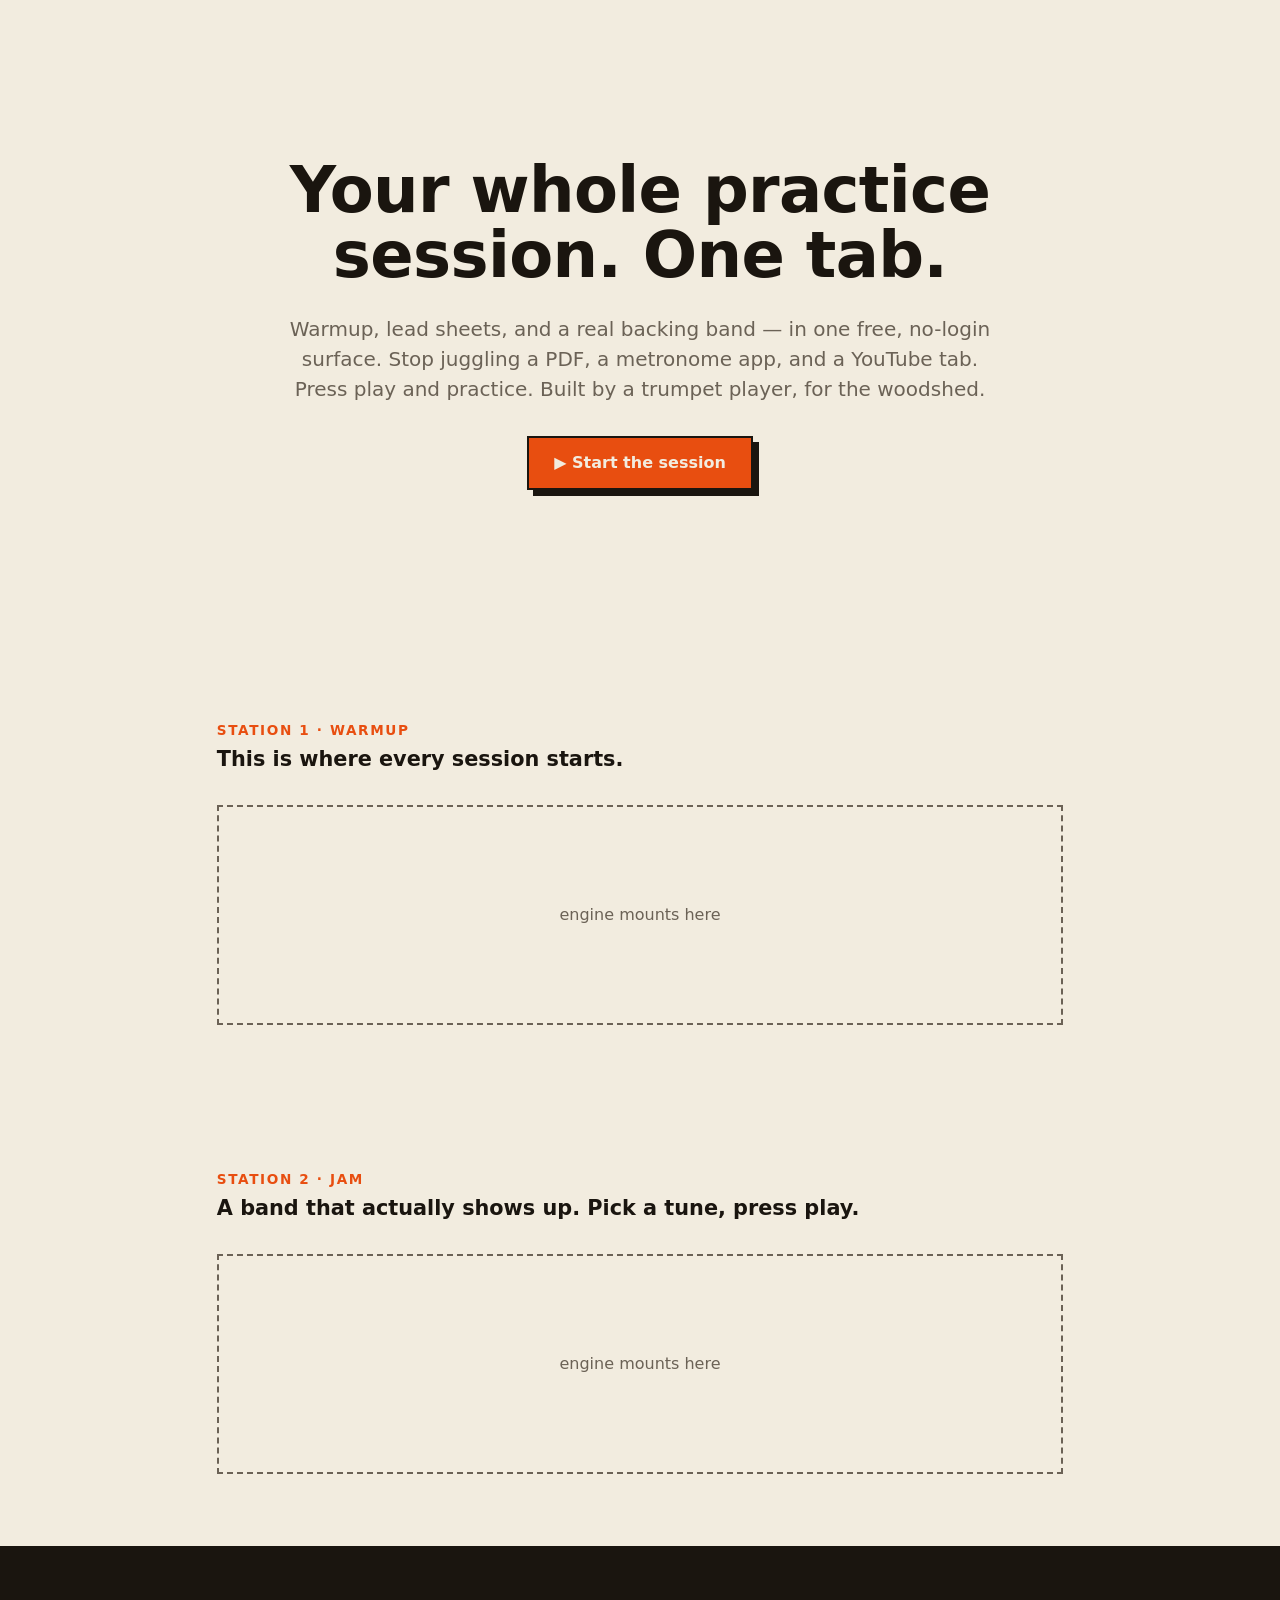
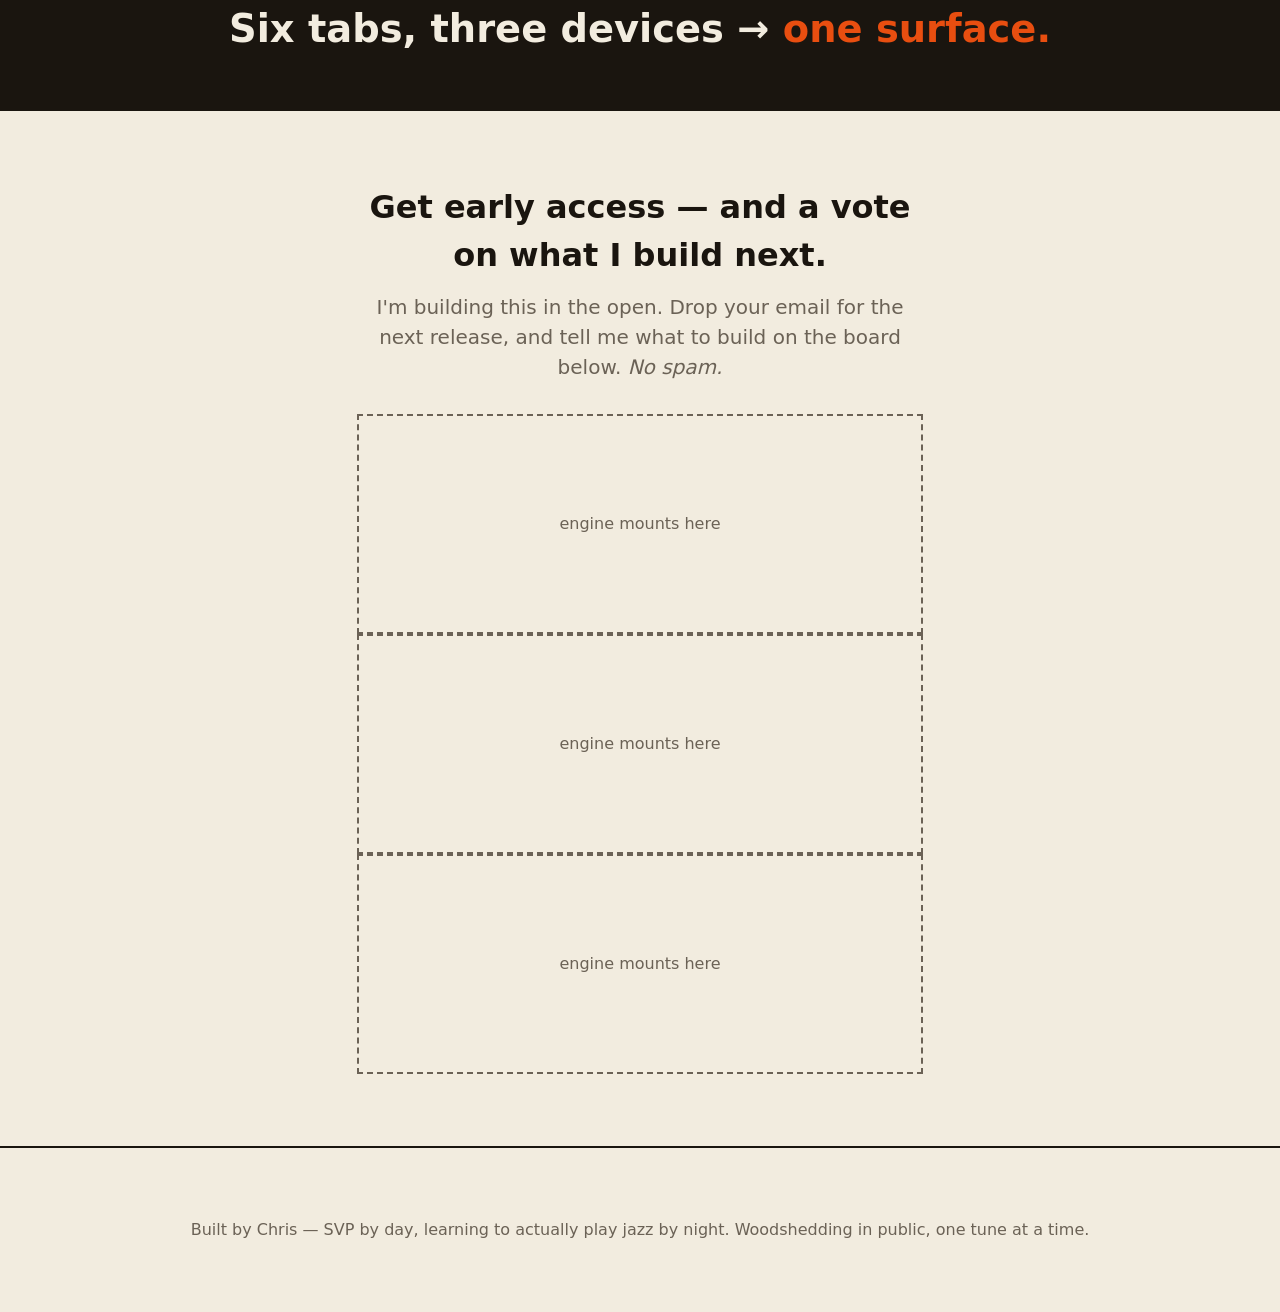
<file: woodshed-lite/index.html>
<!DOCTYPE html>
<!-- ==========================================================================
     Woodshed Lite — landing shell (marketing chrome ONLY).
     This file holds NO engine code. The two station <slots> below are mounted
     by src/mount.js, which drives the shared engine extracted from ../index.html
     at build time. See ../docs/woodshed-lite-spec.md.

     STATUS: SCAFFOLD. Structure + copy are real; the station slots are empty
     placeholders until mount.js + build-lite.sh are wired.
=========================================================================== -->
<html lang="en">
<head>
<meta charset="utf-8">
<meta name="viewport" content="width=device-width, initial-scale=1">
<title>The Woodshed — your whole practice session, one tab</title>
<link rel="icon" href="favicon.svg">
<link rel="stylesheet" href="src/landing.css">
<!-- build-lite.sh injects here: vendor libs, engine.js, charts.lite.js -->
<script src="lite.config.js"></script>
</head>
<body>

<!-- 1. HERO ============================================================== -->
<header class="hero">
  <video class="hero-loop" autoplay muted loop playsinline poster="">
    <!-- TODO: 8–12s muted overlay loop cut from Reels/ -->
  </video>
  <div class="hero-copy">
    <h1>Your whole practice session. One tab.</h1>
    <p class="sub">
      Warmup, lead sheets, and a real backing band — in one free, no-login
      surface. Stop juggling a PDF, a metronome app, and a YouTube tab.
      Press play and practice. Built by a trumpet player, for the woodshed.
    </p>
    <a class="cta" href="#jam" data-event="cta_click">▶ Start the session</a>
  </div>
</header>

<!-- 2. STATION 1 — WARMUP =============================================== -->
<section id="warmup" class="station">
  <h2 class="station-kicker">Station 1 · Warmup</h2>
  <p class="station-line">This is where every session starts.</p>
  <!-- mount.js renders: re-engraved PD exercise + metronome + rep tracker -->
  <div id="wsl-warmup-slot" class="slot" data-slot="warmup">
    <!-- TODO(mount): warmup station -->
  </div>
</section>

<!-- 3. STATION 2 — JAM (the wow) ======================================== -->
<section id="jam" class="station station--wow">
  <h2 class="station-kicker">Station 2 · Jam</h2>
  <p class="station-line">A band that actually shows up. Pick a tune, press play.</p>
  <!-- mount.js renders: tune picker + PLAY + playhead + tempo/feel/style/drums -->
  <div id="wsl-jam-slot" class="slot" data-slot="jam">
    <!-- TODO(mount): jam station (default-cued per WSL_CONFIG.jam.default) -->
  </div>
</section>

<!-- 4. THE PITCH ======================================================== -->
<section class="pitch">
  <p>Six tabs, three devices &rarr; <strong>one surface.</strong></p>
</section>

<!-- 5. THE ASK — funnel ================================================= -->
<section id="ask" class="ask">
  <h2>Get early access — and a vote on what I build next.</h2>
  <p class="sub">
    I'm building this in the open. Drop your email for the next release, and
    tell me what to build on the board below. <em>No spam.</em>
  </p>
  <div id="wsl-waitlist-slot" class="slot" data-slot="waitlist"><!-- TODO: embed --></div>
  <div id="wsl-votes-slot"    class="slot" data-slot="votes"><!-- TODO: embed --></div>
  <div id="wsl-founder-slot"  class="slot" data-slot="founder" hidden><!-- M3 stub --></div>
</section>

<!-- 6. FOOTER =========================================================== -->
<footer class="footer">
  <p>
    Built by Chris — SVP by day, learning to actually play jazz by night.
    Woodshedding in public, one tune at a time.
  </p>
  <nav id="wsl-socials" class="socials"><!-- mount.js fills from WSL_CONFIG.socials --></nav>
</footer>

<script src="src/mount.js"></script>
</body>
</html>
</file>
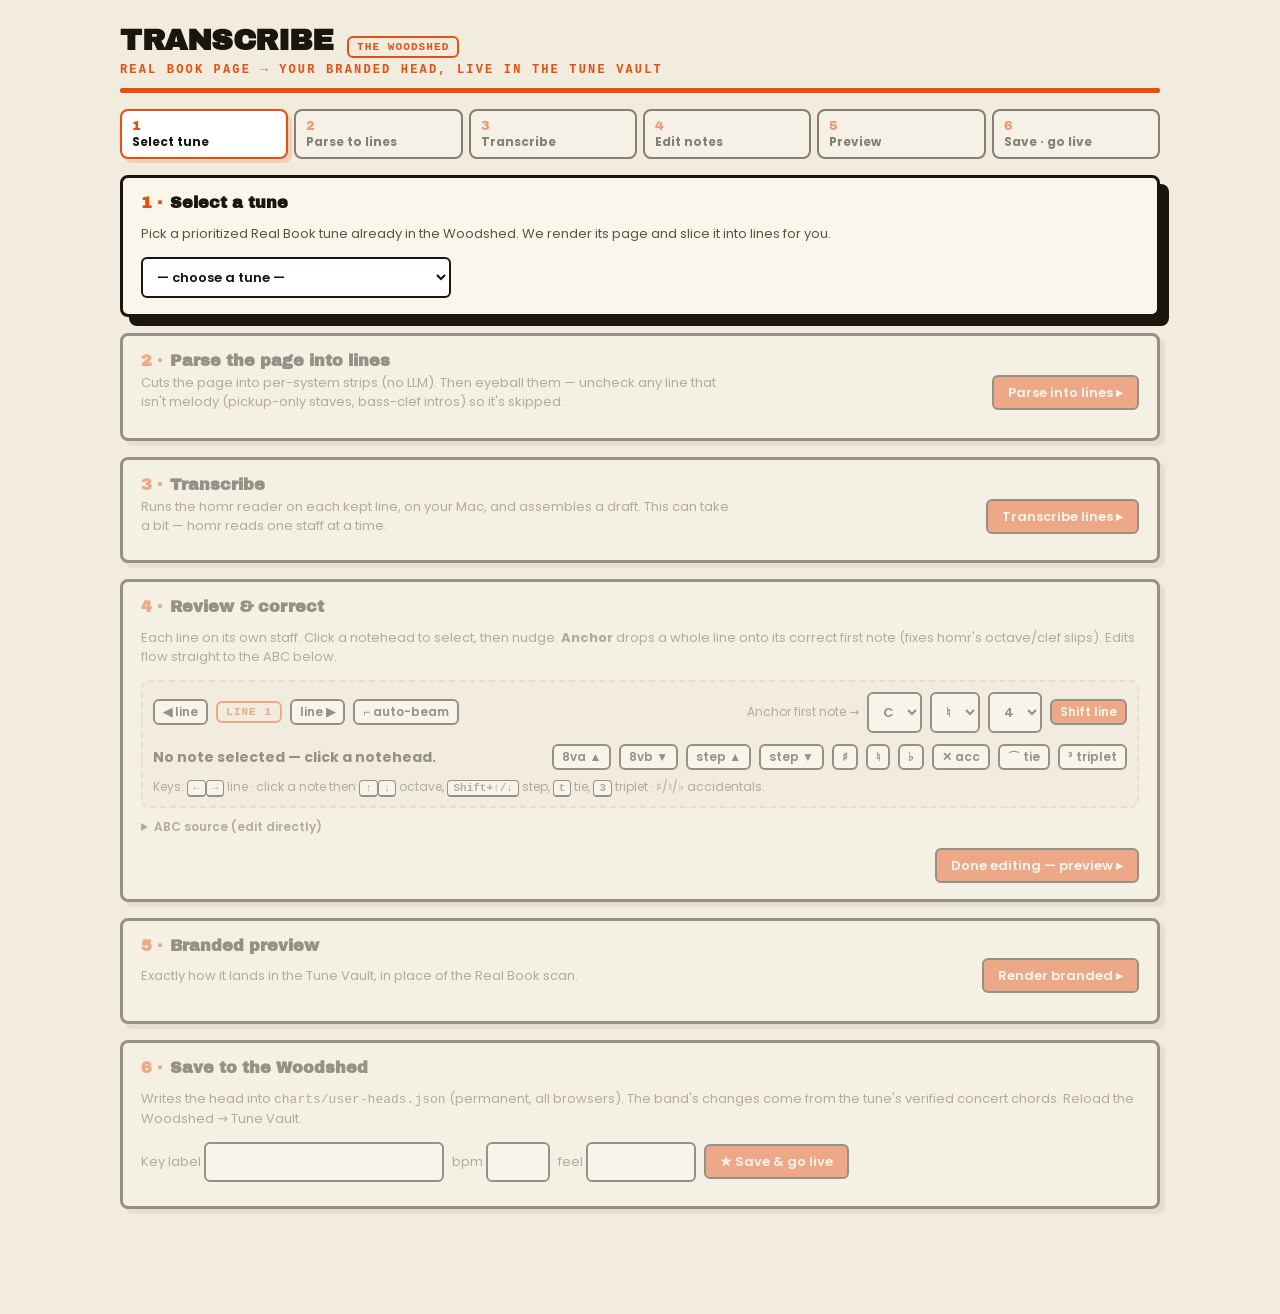
<file: transcribe.html>
<!doctype html>
<html lang="en">
<head>
<meta charset="utf-8">
<meta name="viewport" content="width=device-width, initial-scale=1">
<title>The Woodshed · Transcribe</title>
<script src="vendor/abcjs-basic-min.js"></script>
<script>if(typeof ABCJS==='undefined')document.write('<script src="https://cdn.jsdelivr.net/npm/abcjs@6.4.4/dist/abcjs-basic-min.js"><\/script>');</script>
<link rel="preconnect" href="https://fonts.googleapis.com">
<link rel="preconnect" href="https://fonts.gstatic.com" crossorigin>
<link href="https://fonts.googleapis.com/css2?family=Archivo+Black&family=Inter:wght@400;500;600;700&family=JetBrains+Mono:wght@400;600;700&family=Oswald:wght@500;600;700&family=Poppins:wght@500;600;700;800&display=swap" rel="stylesheet">
<style>
:root{--bg:#f2ecdf;--paper:#faf6ec;--ink:#1a150f;--brass:#e84e10;--muted:#5d5343;--line:#d8cdb6;--ok:#1f7a3f;}
*{box-sizing:border-box}
body{margin:0;background:var(--bg);color:var(--ink);font-family:'Poppins',system-ui,-apple-system,Segoe UI,Helvetica,Arial,sans-serif}
.wrap{max-width:1080px;margin:0 auto;padding:24px 20px 90px}
header.h{display:flex;align-items:baseline;gap:14px;flex-wrap:wrap}
h1{font-family:'Archivo Black','Poppins',sans-serif;font-weight:800;font-size:30px;letter-spacing:-.5px;margin:0}
.eyebrow{font:600 12px/1 ui-monospace,Menlo,Consolas,monospace;letter-spacing:.18em;color:var(--brass);text-transform:uppercase}
.rule{height:5px;background:var(--brass);margin:12px 0 16px;border-radius:2px}
.sub{color:var(--muted);font-size:13px;line-height:1.5}
.tag{font:600 11px ui-monospace,monospace;letter-spacing:.1em;color:var(--brass);border:2px solid var(--brass);border-radius:6px;padding:3px 8px;text-transform:uppercase}

/* stepper */
.steps{display:flex;gap:6px;flex-wrap:wrap;margin:6px 0 14px}
.step{flex:1 1 0;min-width:120px;border:2px solid var(--ink);border-radius:8px;padding:8px 10px;background:#fbf7ee;opacity:.5;transition:.15s}
.step.on{opacity:1;background:#fff;box-shadow:4px 4px 0 rgba(232,78,16,.18);border-color:var(--brass)}
.step.done{opacity:1}
.step .n{font-family:'Archivo Black','Poppins';color:var(--brass);font-size:13px}
.step .t{font-weight:700;font-size:12px;margin-top:2px;line-height:1.2}

.card{background:var(--paper);border:3px solid var(--ink);border-radius:8px;box-shadow:9px 9px 0 var(--ink);padding:16px 18px;margin:16px 0}
.card.muted{opacity:.42;pointer-events:none;box-shadow:5px 5px 0 var(--line)}
.card h2{font-family:'Archivo Black','Poppins';font-size:16px;margin:0 0 4px;display:flex;align-items:center;gap:8px}
.card h2 .num{color:var(--brass)}
textarea{width:100%;min-height:130px;font:13px/1.5 ui-monospace,Menlo,Consolas,monospace;padding:10px;border:2px solid var(--ink);border-radius:6px;background:#fff;color:#111;resize:vertical}
button{font:600 13px/1 'Poppins',sans-serif;padding:9px 14px;border:2px solid var(--ink);border-radius:6px;background:#fff;color:var(--ink);cursor:pointer}
button:hover{background:var(--ink);color:#fff}
button:disabled{opacity:.4;cursor:not-allowed}
button.brass{background:var(--brass);color:#fff;border-color:var(--ink)}
button.brass:hover{filter:brightness(1.08)}
button.tiny{padding:5px 8px;font-size:12px}
.row{display:flex;gap:8px;flex-wrap:wrap;align-items:center}
.spread{justify-content:space-between}
select,input.pick{font:600 13px 'Poppins';padding:8px 10px;border:2px solid var(--ink);border-radius:6px;background:#fff;color:#111}
.hint{font-size:12px;color:var(--muted)}
kbd{font:600 11px ui-monospace,monospace;background:#fff;border:1px solid var(--ink);border-bottom-width:2px;border-radius:4px;padding:1px 5px}
.busy{display:inline-block;width:13px;height:13px;border:2px solid var(--brass);border-top-color:transparent;border-radius:50%;animation:spin .7s linear infinite;vertical-align:-2px}
@keyframes spin{to{transform:rotate(360deg)}}
.msg{font-size:12.5px;margin-top:8px}
.msg.err{color:#b3271e} .msg.ok{color:var(--ok)}

/* line strips review */
.stripgrid{display:flex;flex-direction:column;gap:8px;margin-top:10px}
.strip{display:flex;gap:10px;align-items:center;border:2px solid transparent;border-radius:8px;padding:6px 8px;background:#fbf7ee}
.strip.off{opacity:.4}
.strip .sn{font-family:'Archivo Black','Poppins';color:var(--brass);font-size:18px;min-width:26px;text-align:center}
.strip img{flex:1;max-width:100%;height:auto;border:1px solid var(--line);border-radius:4px;background:#fff}
.strip label{display:flex;gap:5px;align-items:center;font-size:12px;font-weight:600;white-space:nowrap}

/* editor lines */
.lines{margin-top:6px}
.lineblk{display:flex;gap:12px;align-items:center;border:2px solid transparent;border-radius:8px;padding:6px 8px;margin:6px 0;background:#fbf7ee}
.lineblk.cur{border-color:var(--brass);background:#fff;box-shadow:4px 4px 0 rgba(232,78,16,.18)}
.lnum{font-family:'Archivo Black','Poppins';font-weight:800;color:var(--brass);font-size:22px;min-width:30px;text-align:center;cursor:pointer}
.lstaff{flex:1;overflow-x:auto}
.tools{position:sticky;top:0;z-index:5;background:var(--bg);padding:10px;border-radius:8px;border:2px dashed var(--line);margin-top:10px}
.seldisp{font:700 14px 'Poppins';padding:4px 0}

/* branded preview card */
.chartcard{background:var(--paper);border:3px solid var(--ink);border-radius:8px;box-shadow:9px 9px 0 var(--ink);padding:18px 22px 14px}
.cc-top{display:flex;justify-content:space-between;align-items:flex-start;gap:12px}
.cc-title{font-family:'Archivo Black',sans-serif;font-size:clamp(20px,2.1vw,32px);line-height:.95;text-transform:uppercase;letter-spacing:-.5px}
.cc-comp{font-family:'Oswald',sans-serif;font-weight:500;color:var(--muted);font-size:15px;margin-top:7px}
.cc-tag{font:700 12px 'JetBrains Mono',ui-monospace,monospace;color:var(--brass);border:2px solid var(--brass);border-radius:6px;padding:4px 9px;white-space:nowrap;text-transform:uppercase;letter-spacing:.04em}
.cc-rule{height:5px;background:var(--brass);border-radius:2px;margin:11px 0 4px}
.cc-staff svg{display:block}
.cc-staff text[data-name="chord"]{font-family:'Oswald',sans-serif!important;font-weight:600!important;fill:var(--ink)!important}
.cc-foot{font-family:'Archivo Black',sans-serif;font-size:14px;letter-spacing:.03em;margin-top:6px;text-transform:uppercase}
details{margin-top:10px}summary{cursor:pointer;font-size:12px;color:var(--muted);font-weight:600}
</style>
</head>
<body>
<div class="wrap">
  <header class="h"><h1>TRANSCRIBE</h1><span class="tag">The Woodshed</span></header>
  <div class="eyebrow" style="margin-top:6px">Real Book page → your branded head, live in the Tune Vault</div>
  <div class="rule"></div>

  <div class="steps" id="stepper">
    <div class="step" data-s="1"><div class="n">1</div><div class="t">Select tune</div></div>
    <div class="step" data-s="2"><div class="n">2</div><div class="t">Parse to lines</div></div>
    <div class="step" data-s="3"><div class="n">3</div><div class="t">Transcribe</div></div>
    <div class="step" data-s="4"><div class="n">4</div><div class="t">Edit notes</div></div>
    <div class="step" data-s="5"><div class="n">5</div><div class="t">Preview</div></div>
    <div class="step" data-s="6"><div class="n">6</div><div class="t">Save · go live</div></div>
  </div>

  <!-- 1 · SELECT -->
  <div class="card" id="c1">
    <h2><span class="num">1 ·</span> Select a tune</h2>
    <p class="sub">Pick a prioritized Real Book tune already in the Woodshed. We render its page and slice it into lines for you.</p>
    <div class="row" style="margin-top:8px">
      <select id="tune" style="min-width:280px"><option value="">Loading tunes…</option></select>
      <span class="hint" id="tunemeta"></span>
    </div>
  </div>

  <!-- 2 · PARSE TO LINES -->
  <div class="card muted" id="c2">
    <h2><span class="num">2 ·</span> Parse the page into lines</h2>
    <div class="row spread">
      <p class="sub" style="margin:0;max-width:60%">Cuts the page into per-system strips (no LLM). Then eyeball them — uncheck any line that isn't melody (pickup-only staves, bass-clef intros) so it's skipped.</p>
      <button class="brass" id="cut">Parse into lines ▸</button>
    </div>
    <div class="msg" id="cutmsg"></div>
    <div class="stripgrid" id="strips"></div>
  </div>

  <!-- 3 · TRANSCRIBE -->
  <div class="card muted" id="c3">
    <h2><span class="num">3 ·</span> Transcribe</h2>
    <div class="row spread">
      <p class="sub" style="margin:0;max-width:60%">Runs the homr reader on each kept line, on your Mac, and assembles a draft. This can take a bit — homr reads one staff at a time.</p>
      <button class="brass" id="homr">Transcribe lines ▸</button>
    </div>
    <div class="msg" id="homrmsg"></div>
  </div>

  <!-- 4 · EDIT -->
  <div class="card muted" id="c4">
    <h2><span class="num">4 ·</span> Review &amp; correct</h2>
    <p class="sub">Each line on its own staff. Click a notehead to select, then nudge. <b>Anchor</b> drops a whole line onto its correct first note (fixes homr's octave/clef slips). Edits flow straight to the ABC below.</p>
    <div class="tools" id="toolbar">
      <div class="row spread">
        <div class="row">
          <button class="tiny" id="prev">◀ line</button>
          <span class="tag" id="linelabel">line 1</span>
          <button class="tiny" id="next">line ▶</button>
          <button class="tiny" id="beamall" title="Re-space all notes into beamed groups by beat">⌐ auto-beam</button>
        </div>
        <div class="row">
          <span class="hint">Anchor first note →</span>
          <select id="anchletter"><option>C</option><option>D</option><option>E</option><option>F</option><option>G</option><option>A</option><option>B</option></select>
          <select id="anchacc"><option value="">♮</option><option value="^">♯</option><option value="_">♭</option></select>
          <select id="anchoct"><option>3</option><option selected>4</option><option>5</option><option>6</option></select>
          <button class="tiny brass" id="setanchor">Shift line</button>
        </div>
      </div>
      <div class="row spread" style="margin-top:10px">
        <div class="seldisp" id="seldisp">No note selected — click a notehead.</div>
        <div class="row">
          <button class="tiny" id="oct-up">8va ▲</button>
          <button class="tiny" id="oct-dn">8vb ▼</button>
          <button class="tiny" id="step-up">step ▲</button>
          <button class="tiny" id="step-dn">step ▼</button>
          <button class="tiny" id="acc-sharp">♯</button>
          <button class="tiny" id="acc-nat">♮</button>
          <button class="tiny" id="acc-flat">♭</button>
          <button class="tiny" id="acc-none">✕ acc</button>
          <button class="tiny" id="tie">⌒ tie</button>
          <button class="tiny" id="trip">³ triplet</button>
        </div>
      </div>
      <div class="hint" style="margin-top:6px">Keys: <kbd>←</kbd><kbd>→</kbd> line · click a note then <kbd>↑</kbd><kbd>↓</kbd> octave, <kbd>Shift+↑/↓</kbd> step, <kbd>t</kbd> tie, <kbd>3</kbd> triplet · ♯/♮/♭ accidentals.</div>
    </div>
    <div class="lines" id="lines"></div>
    <details>
      <summary>ABC source (edit directly)</summary>
      <textarea id="abc" spellcheck="false" style="margin-top:8px"></textarea>
      <div class="row" style="margin-top:6px"><button class="tiny" id="reparse">Re-render from ABC</button></div>
    </details>
    <div class="row" style="margin-top:12px;justify-content:flex-end">
      <button class="brass" id="toPreview">Done editing — preview ▸</button>
    </div>
  </div>

  <!-- 5 · PREVIEW -->
  <div class="card muted" id="c5">
    <h2><span class="num">5 ·</span> Branded preview</h2>
    <div class="row spread">
      <p class="sub" style="margin:0">Exactly how it lands in the Tune Vault, in place of the Real Book scan.</p>
      <button class="brass" id="preview">Render branded ▸</button>
    </div>
    <div id="brand" style="margin-top:12px"></div>
  </div>

  <!-- 6 · SAVE -->
  <div class="card muted" id="c6">
    <h2><span class="num">6 ·</span> Save to the Woodshed</h2>
    <p class="sub">Writes the head into <code>charts/user-heads.json</code> (permanent, all browsers). The band's changes come from the tune's verified concert chords. Reload the Woodshed → Tune Vault.</p>
    <div class="row" style="margin-top:10px">
      <label class="sub">Key label <input id="sv-key" class="pick" style="width:240px"></label>
      <label class="sub">bpm <input id="sv-bpm" class="pick" style="width:64px"></label>
      <label class="sub">feel <input id="sv-style" class="pick" style="width:110px"></label>
      <button class="brass" id="save">★ Save &amp; go live</button>
    </div>
    <div class="msg" id="savemsg"></div>
  </div>
</div>

<script>
const $=s=>document.querySelector(s);
const LET=['C','D','E','F','G','A','B'];
let state={header:[], lines:[], cur:0, sel:null};
let TUNES=[], curTune=null, cutDir=null;

/* ============ stepper ============ */
let reached=1;
function setStep(n){ reached=Math.max(reached,n);
  document.querySelectorAll('.step').forEach(el=>{ const s=+el.dataset.s;
    el.classList.toggle('on', s===n); el.classList.toggle('done', s<reached); });
  for(let i=1;i<=6;i++){ const c=$('#c'+i); if(c) c.classList.toggle('muted', i>reached); }
}

/* ============ load TUNES from the live app (zero drift) ============ */
function extractArray(src, marker){
  let i=src.indexOf(marker); if(i<0) return null; i=src.indexOf('[', i); if(i<0) return null;
  let depth=0, str=null, esc=false, line=false, block=false;
  for(let k=i;k<src.length;k++){ const c=src[k], n=src[k+1];
    if(line){ if(c==='\n') line=false; continue; }
    if(block){ if(c==='*'&&n==='/'){ block=false; k++; } continue; }
    if(str){ if(esc) esc=false; else if(c==='\\') esc=true; else if(c===str) str=null; continue; }
    if(c==='/'&&n==='/'){ line=true; k++; continue; }
    if(c==='/'&&n==='*'){ block=true; k++; continue; }
    if(c==='\''||c==='"'||c==='`'){ str=c; continue; }
    if(c==='[') depth++; else if(c===']'){ depth--; if(depth===0) return src.slice(i,k+1); }
  }
  return null;
}
const SHARPNAMES=['C','C#','D','D#','E','F','F#','G','G#','A','A#','B'];
const FLATNAMES =['C','Db','D','Eb','E','F','Gb','G','Ab','A','Bb','B'];
function writtenKeyLabel(t){ // concert keyPc/minor → readable written-for-Bb label
  const wp=((t.keyPc||0)+2)%12; const nm=FLATNAMES[wp]; const m=t.minor?'m':'';
  const cn=FLATNAMES[(t.keyPc||0)%12];
  return nm+m+' (written for B♭ · concert '+cn+(t.minor?'m':'')+')';
}
async function loadTunes(){
  let txt;
  try{ txt=await fetch('index.html',{cache:'no-store'}).then(r=>r.text()); }
  catch(e){ $('#tune').innerHTML='<option value="">Open via the Woodshed server (localhost:8420)</option>'; return; }
  let arr=null;
  try{ arr=(0,eval)('('+extractArray(txt,'const TUNES=')+')'); }catch(e){ arr=null; }
  if(!Array.isArray(arr)){ $('#tune').innerHTML='<option value="">Could not read the tune list</option>'; return; }
  TUNES=arr.filter(t=>t&&t.page>0); // only tunes cuttable from Real Book.pdf
  const sel=$('#tune'); sel.innerHTML='<option value="">— choose a tune —</option>';
  TUNES.forEach(t=>{ const o=document.createElement('option'); o.value=t.id;
    o.textContent=t.title+'  ·  p.'+t.page; sel.appendChild(o); });
}
$('#tune').onchange=()=>{
  curTune=TUNES.find(t=>t.id===$('#tune').value)||null;
  $('#strips').innerHTML=''; $('#cutmsg').textContent=''; $('#homrmsg').textContent=''; cutDir=null;
  if(!curTune){ $('#tunemeta').textContent=''; setStep(1); return; }
  $('#tunemeta').innerHTML='<b>'+curTune.composer+'</b> · p.'+curTune.page+' · '+curTune.style+' · '+writtenKeyLabel(curTune);
  $('#sv-key').value=writtenKeyLabel(curTune);
  $('#sv-bpm').value=(Array.isArray(curTune.bpm)?curTune.bpm[0]:curTune.bpm)||132;
  $('#sv-style').value=curTune.style||'swing';
  setStep(2);
};

/* ============ 2 · cut into lines ============ */
$('#cut').onclick=async ()=>{
  if(!curTune) return;
  const b=$('#cut'), m=$('#cutmsg'); b.disabled=true;
  m.className='msg'; m.innerHTML='<span class="busy"></span> Rendering p.'+curTune.page+' and slicing…';
  try{
    const r=await fetch('/transcribe/cut',{method:'POST',headers:{'Content-Type':'application/json'},
      body:JSON.stringify({slug:curTune.id, page:curTune.page})}).then(r=>r.json());
    if(!r.ok) throw new Error(r.error||'cut failed');
    cutDir=r.dir;
    const host=$('#strips'); host.innerHTML='';
    r.strips.forEach(s=>{ const d=document.createElement('div'); d.className='strip'; d.dataset.line=s.line;
      d.innerHTML='<div class="sn">'+s.line+'</div><img src="'+s.url+'?t='+Date.now()+'">'+
        '<label><input type="checkbox" class="keep" checked> keep</label>';
      d.querySelector('.keep').onchange=e=>d.classList.toggle('off',!e.target.checked);
      host.appendChild(d); });
    m.className='msg ok'; m.textContent='✓ '+r.strips.length+' lines. Uncheck any non-melody line, then transcribe.';
    setStep(3);
  }catch(e){ m.className='msg err'; m.textContent='✕ '+e.message+'  (is the Woodshed server running? cut needs poppler + the Real Book PDF.)'; }
  b.disabled=false;
};
function keptLines(){ return [...document.querySelectorAll('#strips .strip')]
  .filter(d=>d.querySelector('.keep').checked).map(d=>+d.dataset.line); }

/* ============ 3 · run homr ============ */
$('#homr').onclick=async ()=>{
  if(!cutDir) return;
  const lines=keptLines(); if(!lines.length){ $('#homrmsg').className='msg err'; $('#homrmsg').textContent='Keep at least one line.'; return; }
  const b=$('#homr'), m=$('#homrmsg'); b.disabled=true;
  m.className='msg'; m.innerHTML='<span class="busy"></span> Reading '+lines.length+' lines with homr… (one staff at a time)';
  try{
    const r=await fetch('/transcribe/homr',{method:'POST',headers:{'Content-Type':'application/json'},
      body:JSON.stringify({dir:cutDir, lines})}).then(r=>r.json());
    if(!r.ok) throw new Error(r.error||'homr failed');
    const good=r.results.filter(x=>x.xml).sort((a,b)=>a.line-b.line);
    const bad=r.results.filter(x=>!x.xml);
    if(!good.length) throw new Error('homr returned no readable staves'+(bad.length?' ('+bad[0].error+')':''));
    const abc=assembleFromMxml(good.map(x=>x.xml));
    $('#abc').value=abc; loadABC(abc);
    m.className='msg ok'; m.innerHTML='✓ Assembled '+good.length+' lines.'+(bad.length?' <span class="err">'+bad.length+' line(s) unreadable — skipped.</span>':'')+' Review below.';
    setStep(4);
  }catch(e){ m.className='msg err'; m.textContent='✕ '+e.message; }
  b.disabled=false;
};

/* ============ note-edit engine (proven) ============ */
function emit(letter, oct, alter){ const A={1:'^',2:'^^','-1':'_','-2':'__',0:'='};
  const acc=(alter===null||alter===undefined)?'':A[alter];
  let ch=oct>=5?letter.toLowerCase()+"'".repeat(oct-5):letter.toUpperCase()+",".repeat(4-oct); return acc+ch; }
const NOTE_RE=/(\^\^|\^|__|_|=)?([A-Ga-g])([,']*)/;
function parseCore(s){ const m=s.match(NOTE_RE); if(!m) return null;
  const accMap={'^':1,'^^':2,'_':-1,'__':-2,'=':0}; const alter=m[1]?accMap[m[1]]:null;
  const letter=m[2].toUpperCase(); let oct=(m[2]===m[2].toUpperCase())?4:5;
  for(const c of (m[3]||'')){ oct+=c===','?-1:1; } return {alter,letter,oct,idx:m.index,raw:m[0]}; }
function diPos(letter,oct){ return oct*7+LET.indexOf(letter); }
function fromDiPos(p,alter){ const oct=Math.floor(p/7); const letter=LET[((p%7)+7)%7]; return emit(letter,oct,alter); }
function editSel(fn){ if(!state.sel) return; const li=state.sel.line; let txt=state.lines[li];
  const seg=txt.slice(state.sel.start,state.sel.end); const core=parseCore(seg); if(!core) return;
  const repl=fn(core); const newSeg=seg.slice(0,core.idx)+repl+seg.slice(core.idx+core.raw.length);
  state.lines[li]=txt.slice(0,state.sel.start)+newSeg+txt.slice(state.sel.end);
  state.sel.end=state.sel.start+newSeg.length; renderLines(); selectInfo(); }
function nudgeOct(d){ editSel(c=>emit(c.letter,c.oct+d,c.alter)); }
function nudgeStep(d){ editSel(c=>fromDiPos(diPos(c.letter,c.oct)+d,null)); }
function setAcc(a){ editSel(c=>emit(c.letter,c.oct,a)); }
// tie: toggle a trailing '-' on the selected note (ties it to the next same-pitch note)
function toggleTie(){ if(!state.sel) return; const li=state.sel.line; let txt=state.lines[li]; let end=state.sel.end;
  if(txt[end]==='-'){ state.lines[li]=txt.slice(0,end)+txt.slice(end+1); }
  else if(txt[end-1]==='-'){ state.lines[li]=txt.slice(0,end-1)+txt.slice(end); state.sel.end=end-1; }
  else { state.lines[li]=txt.slice(0,end)+'-'+txt.slice(end); }
  renderLines(); selectInfo(); }
// triplet: toggle a '(3' marker before the selected note (groups the next three notes 3-in-2)
function toggleTriplet(){ if(!state.sel) return; const li=state.sel.line; let txt=state.lines[li]; const s=state.sel.start;
  if(txt.slice(s-2,s)==='(3'){ state.lines[li]=txt.slice(0,s-2)+txt.slice(s); state.sel.start-=2; state.sel.end-=2; }
  else { state.lines[li]=txt.slice(0,s)+'(3'+txt.slice(s); state.sel.start+=2; state.sel.end+=2; }
  renderLines(); selectInfo(); }
function shiftLine(){ const li=state.cur; let txt=state.lines[li];
  const firstM=findNotes(txt)[0]; if(!firstM) return;
  const fcore=parseCore(txt.slice(firstM.start,firstM.end));
  const tLetter=$('#anchletter').value, tOct=+$('#anchoct').value;
  const delta=diPos(tLetter,tOct)-diPos(fcore.letter,fcore.oct);
  const notes=findNotes(txt); let out='',last=0;
  notes.forEach(n=>{ out+=txt.slice(last,n.start); const c=parseCore(txt.slice(n.start,n.end));
    const seg=txt.slice(n.start,n.end); const newCore=fromDiPos(diPos(c.letter,c.oct)+delta,c.alter);
    out+=seg.slice(0,c.idx)+newCore+seg.slice(c.idx+c.raw.length); last=n.end; });
  out+=txt.slice(last); state.lines[li]=out; state.sel=null; renderLines(); selectInfo(); }
function findNotes(txt){ const res=[]; let i=0;
  while(i<txt.length){ const ch=txt[i];
    if(ch==='"'){ const j=txt.indexOf('"',i+1); i=(j<0?txt.length:j+1); continue; }
    if(/[A-Ga-g]/.test(ch)){ let s=i,k=i-1; while(k>=0&&/[\^_=]/.test(txt[k])){ s=k; k--; }
      let e=i+1; while(e<txt.length&&/[,'0-9\/<>]/.test(txt[e])) e++; res.push({start:s,end:e}); i=e; continue; }
    i++; } return res; }
function splitABC(abc){ const lines=abc.replace(/\r/g,'').split('\n'); const header=[],body=[];
  for(const l of lines){ if(/^[A-Za-z]:/.test(l.trim())&&!/^[A-Ga-g"]/.test(l.trim())) header.push(l);
    else if(l.trim()!=='') body.push(l); } return {header,body}; }
function loadABC(abc){ const {header,body}=splitABC(abc); state.header=header; state.lines=body; state.cur=0; state.sel=null;
  renderLines(); selectInfo(); }
function renderLines(){ const host=$('#lines'); host.innerHTML=''; const head=state.header.join('\n');
  state.lines.forEach((ln,i)=>{ const blk=document.createElement('div'); blk.className='lineblk'+(i===state.cur?' cur':'');
    blk.innerHTML='<div class="lnum">'+(i+1)+'</div><div class="lstaff" id="st'+i+'"></div>';
    blk.querySelector('.lnum').onclick=()=>{ state.cur=i; state.sel=null; renderLines(); selectInfo(); };
    host.appendChild(blk); const abc=head+'\n'+ln;
    try{ ABCJS.renderAbc('st'+i,abc,{add_classes:true,staffwidth:780,scale:1.05,paddingtop:4,paddingbottom:4,paddingleft:0,paddingright:0,
      clickListener:(el)=>{ if(el.el_type!=='note'||el.startChar==null) return;
        const off=head.length+1; let s=el.startChar-off,e=el.endChar-off; if(s<0) return;
        state.cur=i; state.sel={line:i,start:s,end:e}; renderLines(); selectInfo(); }});
    }catch(err){ document.getElementById('st'+i).innerHTML='<span class="hint">ABC error: '+err+'</span>'; }
  });
  $('#linelabel').textContent='line '+(state.cur+1)+' / '+state.lines.length; syncOut(); }
function selectInfo(){ const d=$('#seldisp');
  if(!state.sel){ d.textContent='No note selected — click a notehead.'; return; }
  const seg=state.lines[state.sel.line].slice(state.sel.start,state.sel.end); const c=parseCore(seg);
  if(!c){ d.textContent='—'; return; }
  const accN={1:'♯',2:'𝄪','-1':'♭','-2':'𝄫',0:'♮'}[c.alter]??'';
  const txt=state.lines[state.sel.line];
  const tied=(txt[state.sel.end]==='-'||txt[state.sel.end-1]==='-');
  const trip=(txt.slice(state.sel.start-2,state.sel.start)==='(3');
  const flags=(tied?' ⌒tied':'')+(trip?' ³triplet':'');
  d.innerHTML='Selected: <span style="color:var(--brass)">'+c.letter+accN+c.oct+'</span>'+
    (flags?'<span class="hint">'+flags+'</span>':'')+' &nbsp;<span class="hint">(line '+(state.sel.line+1)+')</span>'; }
function syncOut(){ $('#abc').value=state.header.join('\n')+'\n'+state.lines.join('\n'); }

/* ============ MusicXML → draft ABC ============ */
function parseMxml(text){ const doc=new DOMParser().parseFromString(text,'application/xml');
  const divisions=+(doc.querySelector('divisions')?.textContent||1);
  const time=(()=>{const b=doc.querySelector('time beats'),t=doc.querySelector('time beat-type');return (b&&t)?b.textContent+'/'+t.textContent:'4/4';})();
  const measures=[...doc.querySelectorAll('measure')].map(m=>({
    notes:[...m.querySelectorAll('note')].filter(n=>!n.querySelector('chord')).map(n=>{
      const dur=+(n.querySelector('duration')?.textContent||0); const dur16=Math.max(1,Math.round(dur*4/divisions));
      if(n.querySelector('rest')) return {rest:true,dur16};
      return {rest:false,step:(n.querySelector('pitch step')?.textContent||'C'),
        oct:+(n.querySelector('pitch octave')?.textContent||4),
        alter:+(n.querySelector('pitch alter')?.textContent||0),dur16,
        tie:!!(n.querySelector('tie[type="start"]')||n.querySelector('tied[type="start"]'))}; }) })); return {time,measures}; }
function lenABC(d){ const u=d/2; if(Number.isInteger(u)) return u===1?'':String(u);
  const gcd=(a,b)=>b?gcd(b,a%b):a; const g=gcd(d,2); const num=d/g,den=2/g; return (num===1?'':num)+'/'+(den===1?'':den); }
function noteABC(n){ if(n.rest) return 'z'+lenABC(n.dur16);
  const acc={1:'^',2:'^^','-1':'_','-2':'__',0:''}[n.alter]||'';
  const ch=n.oct>=5?n.step.toLowerCase()+"'".repeat(n.oct-5):n.step.toUpperCase()+",".repeat(4-n.oct);
  return acc+ch+lenABC(n.dur16)+(n.tie?'-':''); }
function assembleFromMxml(texts){ let time='4/4'; const lines=[];
  texts.forEach((t,i)=>{ const p=parseMxml(t); if(i===0) time=p.time;
    const bars=p.measures.map(m=>m.notes.map(noteABC).join(' ')).filter(s=>s.trim());
    if(bars.length) lines.push(autobeamLine(bars.join(' | ')+' |', 2)); }); // L:1/8 → quarter beam
  return 'X:1\nM:'+time+'\nL:1/8\nK:C\n'+lines.join('\n')+'\n'; }

/* ============ auto-beam: re-space notes into quarter-note beam groups ============
   Only ever inserts/removes SPACE chars — never touches a note (verified by despace
   invariant). Adjacent beamable notes (eighths & shorter) within a beat join (no space,
   = beamed); a space at each beat boundary / around quarters+ / rests breaks the beam. */
function durUnits(d){ if(!d) return 1;
  if(d[0]==='/'){ const sl=(d.match(/^\/+/)||[''])[0].length; const rest=d.slice(sl);
    return rest? 1/parseInt(rest) : 1/Math.pow(2,sl); }
  const m=d.match(/^(\d*)(?:\/(\d*))?$/)||[]; const num=m[1]?parseInt(m[1]):1; const den=m[2]?parseInt(m[2]):1; return num/den; }
function readNoteTok(seg,i){ const re=/^(\^\^|\^|__|_|=)?([A-Ga-gzZxX])([,']*)(\d*\/*\d*)(-)?([<>]*)/;
  const m=seg.slice(i).match(re); if(!m||!m[0]) return null;
  return {text:m[0], end:i+m[0].length, rest:/[zZxX]/.test(m[2]), dur:durUnits(m[4]||'')}; }
function tokenizeBar(seg){ const toks=[]; let i=0, prefix='';
  while(i<seg.length){ const c=seg[i];
    if(c===' '){ i++; continue; }
    if(c==='"'){ const j=seg.indexOf('"',i+1); const e=(j<0?seg.length:j+1); prefix+=seg.slice(i,e); i=e; continue; }
    if(c==='('&&/[0-9]/.test(seg[i+1]||'')){ let e=i+2; while(/[0-9:]/.test(seg[e]||'')) e++;
      const n=parseInt(seg.slice(i+1,e).split(':')[0])||3; let text=prefix+seg.slice(i,e); prefix=''; i=e; let got=0;
      while(got<n && i<seg.length){ const cc=seg[i];
        if(cc===' '){ i++; continue; }
        if(cc==='"'){ const j=seg.indexOf('"',i+1); const ee=(j<0?seg.length:j+1); text+=seg.slice(i,ee); i=ee; continue; }
        const t=readNoteTok(seg,i); if(t){ text+=t.text; i=t.end; got++; } else { text+=seg[i]; i++; } }
      toks.push({text, beamable:true, dur:2}); continue; } // eighth-triplet ≈ one beat
    const t=readNoteTok(seg,i);
    if(t){ toks.push({text:prefix+t.text, beamable:!t.rest && t.dur<2, dur:t.dur}); prefix=''; i=t.end; continue; }
    toks.push({text:prefix+seg[i], beamable:false, dur:0}); prefix=''; i++; }
  if(prefix) toks.push({text:prefix, beamable:false, dur:0});
  return toks; }
function autobeamSeg(seg, bu){ const toks=tokenizeBar(seg); if(!toks.length) return '';
  let out=toks[0].text, pos=toks[0].dur, prev=toks[0];
  for(let k=1;k<toks.length;k++){ const t=toks[k];
    const join = prev.beamable && t.beamable && (pos % bu !== 0);
    out += (join?'':' ') + t.text; pos += t.dur; prev=t; }
  return out; }
function autobeamLine(line, bu){ const hadTrail=/\|\s*$/.test(line);
  const segs=line.split('|').map(s=>s.trim()).filter(s=>s!=='');
  let out=segs.map(s=>autobeamSeg(s,bu)).join(' | '); if(hadTrail) out+=' |'; return out; }
function getBeamUnits(){ const L=(state.header.find(h=>/^L:/.test(h.trim()))||'').match(/1\/(\d+)/);
  const den=L?parseInt(L[1]):8; return Math.max(1, Math.round(den/4)); }
function autobeamAll(){ const bu=getBeamUnits(); state.lines=state.lines.map(l=>autobeamLine(l,bu));
  state.sel=null; renderLines(); selectInfo(); }

/* ============ chord labels: inject the tune's iReal changes as ABC chord symbols ============
   The melody abc is WRITTEN for B♭, so chords are transposed concert→written (+2), matching
   how Blue Bossa/Solar show "D-7","G-7" over a B♭ staff. Idempotent: strips any existing
   chord symbols first, then re-applies from curTune.bars. Runs at preview + save. */
const _FLAT=['C','Db','D','Eb','E','F','Gb','G','Ab','A','Bb','B'];
const _RPC={C:0,'C#':1,Db:1,D:2,'D#':3,Eb:3,E:4,F:5,'F#':6,Gb:6,G:7,'G#':8,Ab:8,A:9,'A#':10,Bb:10,B:11};
function transposeChordSym(sym, semi){ const m=/^([A-G][#b]?)(.*)$/.exec(String(sym).trim()); if(!m||_RPC[m[1]]==null) return sym;
  let body=m[2]; const root=_FLAT[(_RPC[m[1]]+semi+12)%12];
  const sl=body.match(/\/([A-G][#b]?)/); if(sl&&_RPC[sl[1]]!=null) body=body.replace(/\/[A-G][#b]?/,'/'+_FLAT[(_RPC[sl[1]]+semi+12)%12]);
  return root+body; }
function midIndex(seg,half){ let i=0,pos=0; while(i<seg.length){ const c=seg[i];
  if(c==='"'){ const j=seg.indexOf('"',i+1); i=(j<0?seg.length:j+1); continue; }
  if(c==='('&&/[0-9]/.test(seg[i+1]||'')){ let e=i+2; while(/[0-9:]/.test(seg[e]||''))e++; i=e; continue; }
  const t=readNoteTok(seg,i); if(t){ if(pos>=half) return i; pos+=t.dur; i=t.end; continue; } i++; } return -1; }
function injectBar(seg, chords, measUnits){ if(!chords||!chords.length) return seg;
  const w=chords.map(c=>'"'+transposeChordSym(c,2)+'"');
  if(w.length===1) return w[0]+seg;
  const mi=midIndex(seg, measUnits/2); if(mi<0) return w[0]+w[1]+seg;
  return w[0]+seg.slice(0,mi)+w[1]+seg.slice(mi); }
function buildChartAbc(){ syncOut(); const abc=$('#abc').value;
  if(!curTune||!Array.isArray(curTune.bars)||!curTune.bars.length) return abc;
  const {header,body}=splitABC(abc);
  const M=(header.find(h=>/^M:/.test(h.trim()))||'M:4/4').match(/(\d+)\/(\d+)/);
  const Lm=(header.find(h=>/^L:/.test(h.trim()))||'L:1/8').match(/1\/(\d+)/);
  const Lden=Lm?+Lm[1]:8, beats=M?+M[1]:4, bden=M?+M[2]:4; const measUnits=beats*(Lden/bden);
  let bar=0; const out=body.map(line=>{ const trail=/\|\s*$/.test(line);
    const segs=line.split('|').map(s=>{ const seg=s.replace(/"[^"]*"/g,'').trim(); if(seg==='') return null;
      return injectBar(seg, curTune.bars[bar++], measUnits); }).filter(x=>x!==null);
    let l=segs.join(' | '); if(trail) l+=' |'; return l; });
  return header.join('\n')+'\n'+out.join('\n')+'\n'; }

/* ============ 5 · branded preview ============ */
function renderBranded(){ const abc=buildChartAbc();
  const clean=abc.split('\n').filter(l=>!/^[TC]:/.test(l.trim())).join('\n');
  const el=$('#brand');
  el.innerHTML='<div class="chartcard"><div class="cc-top"><div><div class="cc-title">'+(curTune?curTune.title:'')+'</div>'+
    (curTune?'<div class="cc-comp">'+curTune.composer+'</div>':'')+'</div><div class="cc-tag">B♭ TRUMPET</div></div>'+
    '<div class="cc-rule"></div><div class="cc-staff"></div><div class="cc-foot">THE WOODSHED</div></div>';
  const staff=el.querySelector('.cc-staff');
  try{ ABCJS.renderAbc(staff,clean,{scale:1.1,staffwidth:(staff.clientWidth>80?staff.clientWidth-2:660),
    paddingtop:4,paddingbottom:6,paddingleft:0,paddingright:0,foregroundColor:'#1a150f',selectTypes:false}); }
  catch(e){ staff.innerHTML='<div class="hint">ABC error: '+e+'</div>'; }
  setStep(6); }
$('#preview').onclick=renderBranded;

/* ============ 6 · save (permanent) ============ */
function slug(s){ return s.toLowerCase().replace(/[^a-z0-9]+/g,'-').replace(/(^-|-$)/g,''); }
async function saveToWoodshed(){
  if(!curTune){ return; } const m=$('#savemsg'); const abc=buildChartAbc();
  const entry={ id:slug(curTune.title)+'-head', forTune:curTune.title, title:curTune.title+' — head (B♭)',
    source:'Transcribed in the Woodshed · Real Book p.'+curTune.page, composer:curTune.composer,
    key:$('#sv-key').value||writtenKeyLabel(curTune), style:$('#sv-style').value||curTune.style,
    bpm:+$('#sv-bpm').value||132, abc, bars:curTune.bars };
  m.className='msg'; m.innerHTML='<span class="busy"></span> Saving…';
  try{
    const r=await fetch('/transcribe/save-chart',{method:'POST',headers:{'Content-Type':'application/json'},
      body:JSON.stringify(entry)}).then(r=>r.json());
    if(!r.ok) throw new Error(r.error||'save failed');
    m.className='msg ok'; m.innerHTML='✓ Saved <b>'+curTune.title+'</b> permanently ('+(entry.bars?entry.bars.length:0)+' bars of changes). Reload the Woodshed → Tune Vault → '+curTune.title+'.';
  }catch(e){ // fallback: localStorage so the work is never lost
    try{ let arr=JSON.parse(localStorage.getItem('woodshed_user_charts')||'[]');
      const norm=s=>String(s||'').toLowerCase().replace(/[^a-z0-9]/g,'');
      arr=arr.filter(c=>norm(c.forTune||c.title)!==norm(curTune.title)); arr.push(entry);
      localStorage.setItem('woodshed_user_charts',JSON.stringify(arr));
      m.className='msg err'; m.innerHTML='Server unreachable ('+e.message+') — saved to this browser only (localStorage). Run via the Woodshed server to make it permanent.';
    }catch(e2){ m.className='msg err'; m.textContent='✕ '+e.message; }
  }
}
$('#save').onclick=saveToWoodshed;

/* ============ wire editor controls ============ */
$('#reparse').onclick=()=>loadABC($('#abc').value);
$('#toPreview').onclick=()=>{ syncOut(); setStep(5); $('#c5').scrollIntoView({behavior:'smooth',block:'start'}); };
$('#prev').onclick=()=>{ state.cur=Math.max(0,state.cur-1); state.sel=null; renderLines(); selectInfo(); };
$('#next').onclick=()=>{ state.cur=Math.min(state.lines.length-1,state.cur+1); state.sel=null; renderLines(); selectInfo(); };
$('#setanchor').onclick=shiftLine;
$('#beamall').onclick=autobeamAll;
$('#oct-up').onclick=()=>nudgeOct(1); $('#oct-dn').onclick=()=>nudgeOct(-1);
$('#step-up').onclick=()=>nudgeStep(1); $('#step-dn').onclick=()=>nudgeStep(-1);
$('#acc-sharp').onclick=()=>setAcc(1); $('#acc-nat').onclick=()=>setAcc(0); $('#acc-flat').onclick=()=>setAcc(-1); $('#acc-none').onclick=()=>setAcc(null);
$('#tie').onclick=toggleTie; $('#trip').onclick=toggleTriplet;
document.addEventListener('keydown',e=>{ if(['TEXTAREA','INPUT','SELECT'].includes(e.target.tagName)) return;
  if(e.key==='ArrowLeft'){ $('#prev').click(); e.preventDefault(); }
  else if(e.key==='ArrowRight'){ $('#next').click(); e.preventDefault(); }
  else if(e.key==='ArrowUp'){ e.shiftKey?nudgeStep(1):nudgeOct(1); e.preventDefault(); }
  else if(e.key==='ArrowDown'){ e.shiftKey?nudgeStep(-1):nudgeOct(-1); e.preventDefault(); }
  else if(e.key==='t'||e.key==='T'){ toggleTie(); e.preventDefault(); }
  else if(e.key==='3'){ toggleTriplet(); e.preventDefault(); } });

/* ============ boot ============ */
setStep(1); loadTunes();
</script>
</body>
</html>
</file>
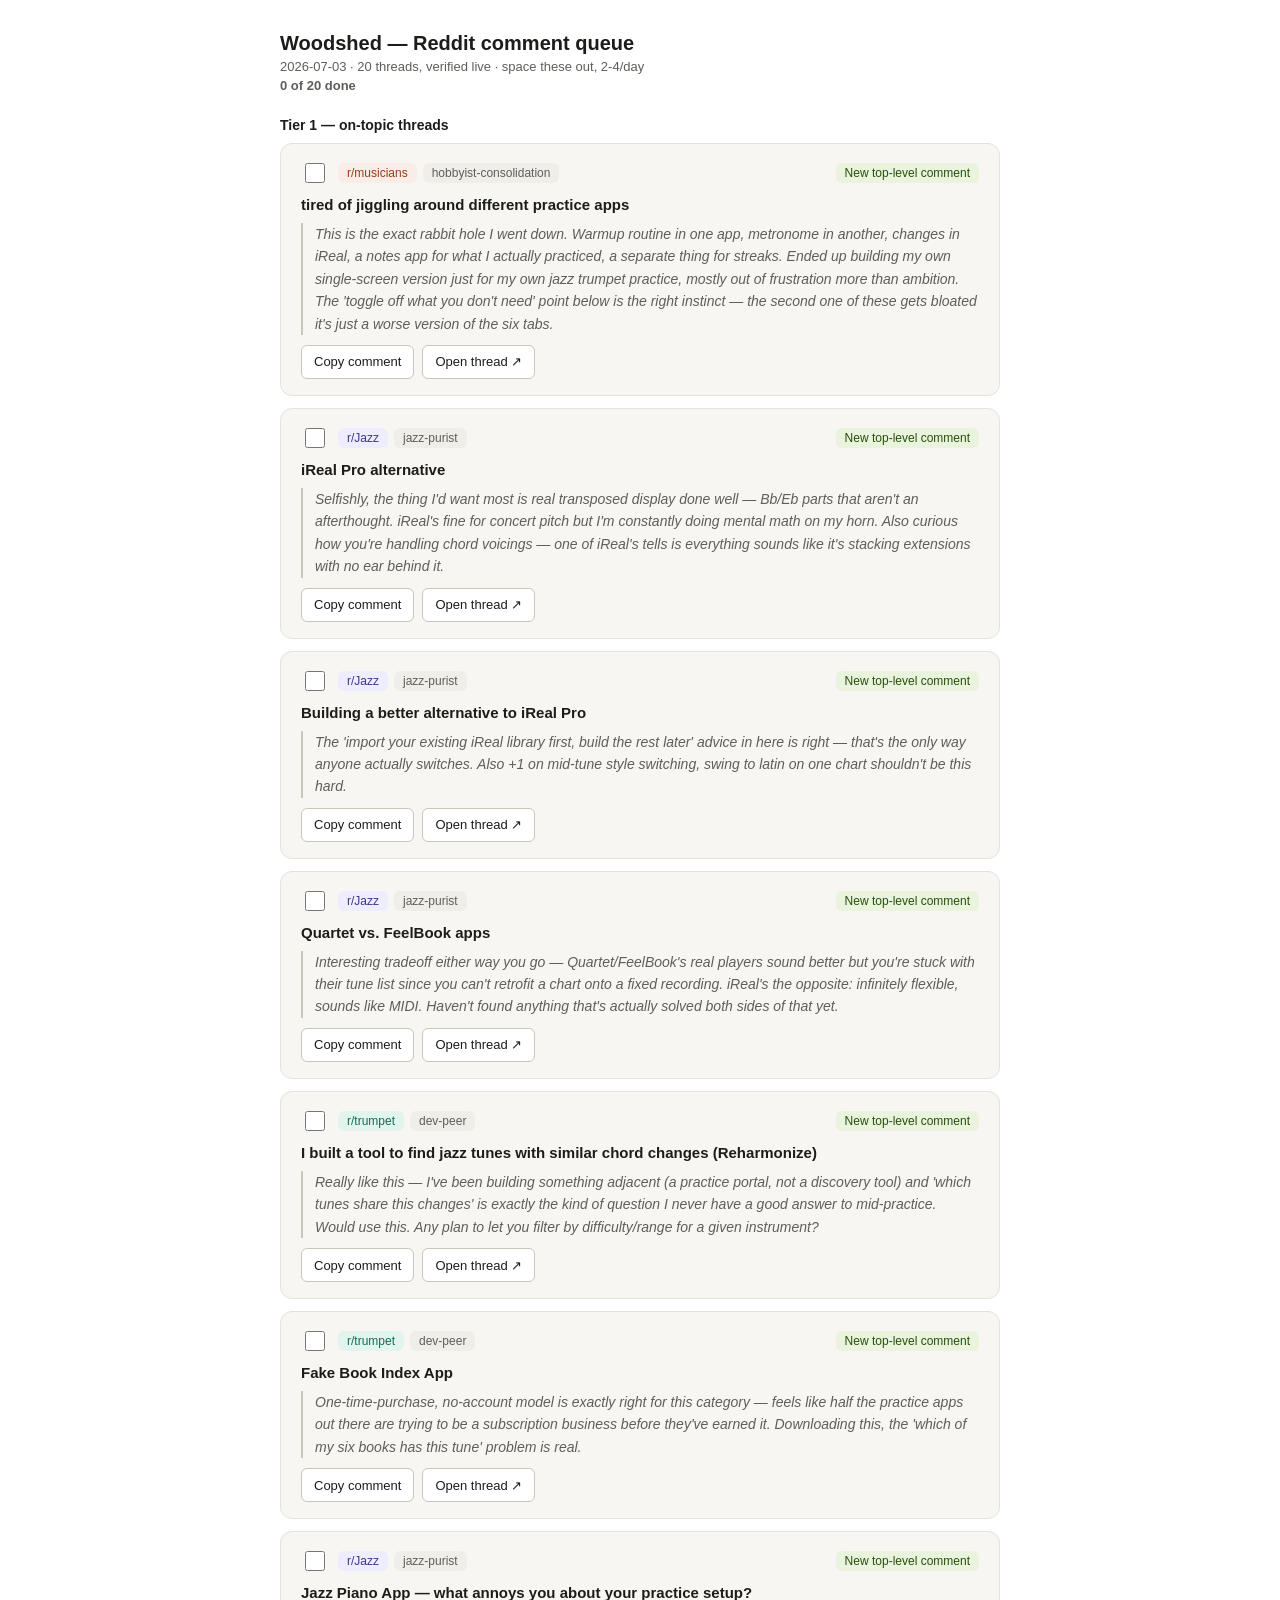
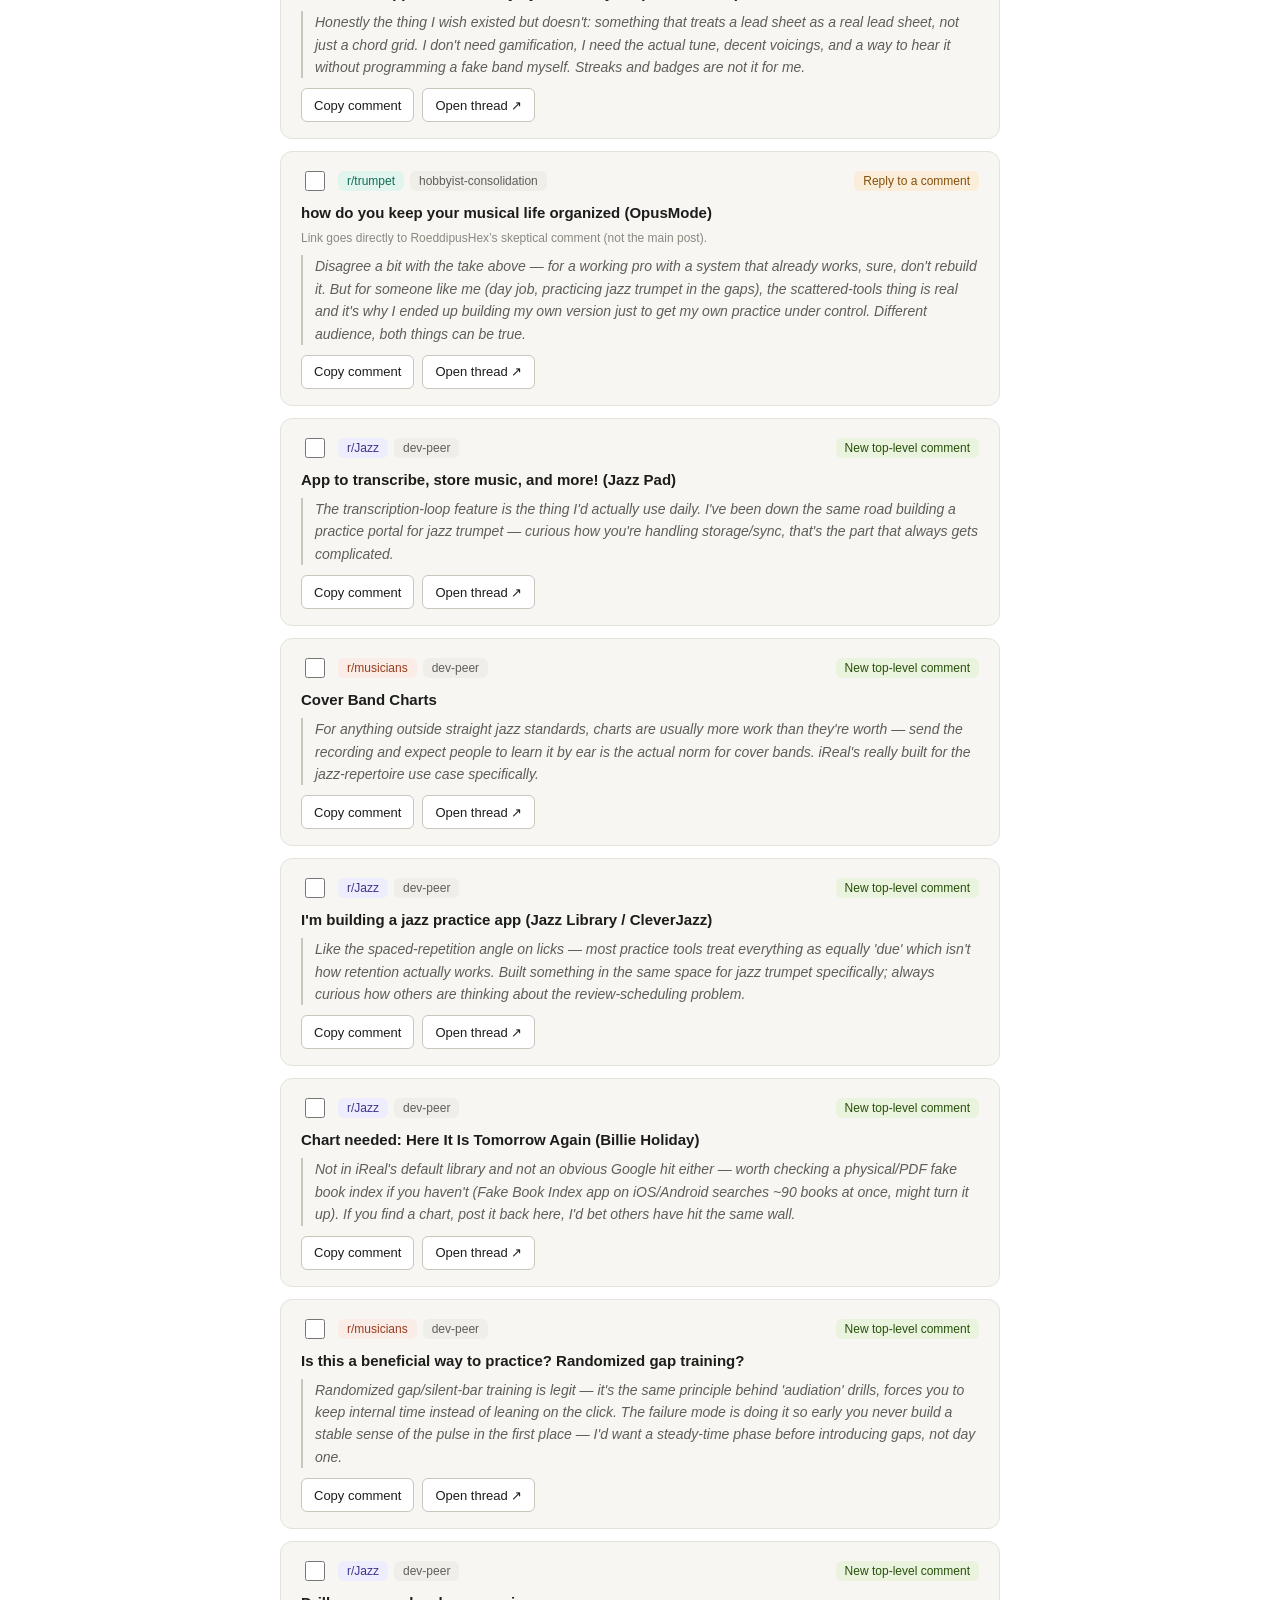
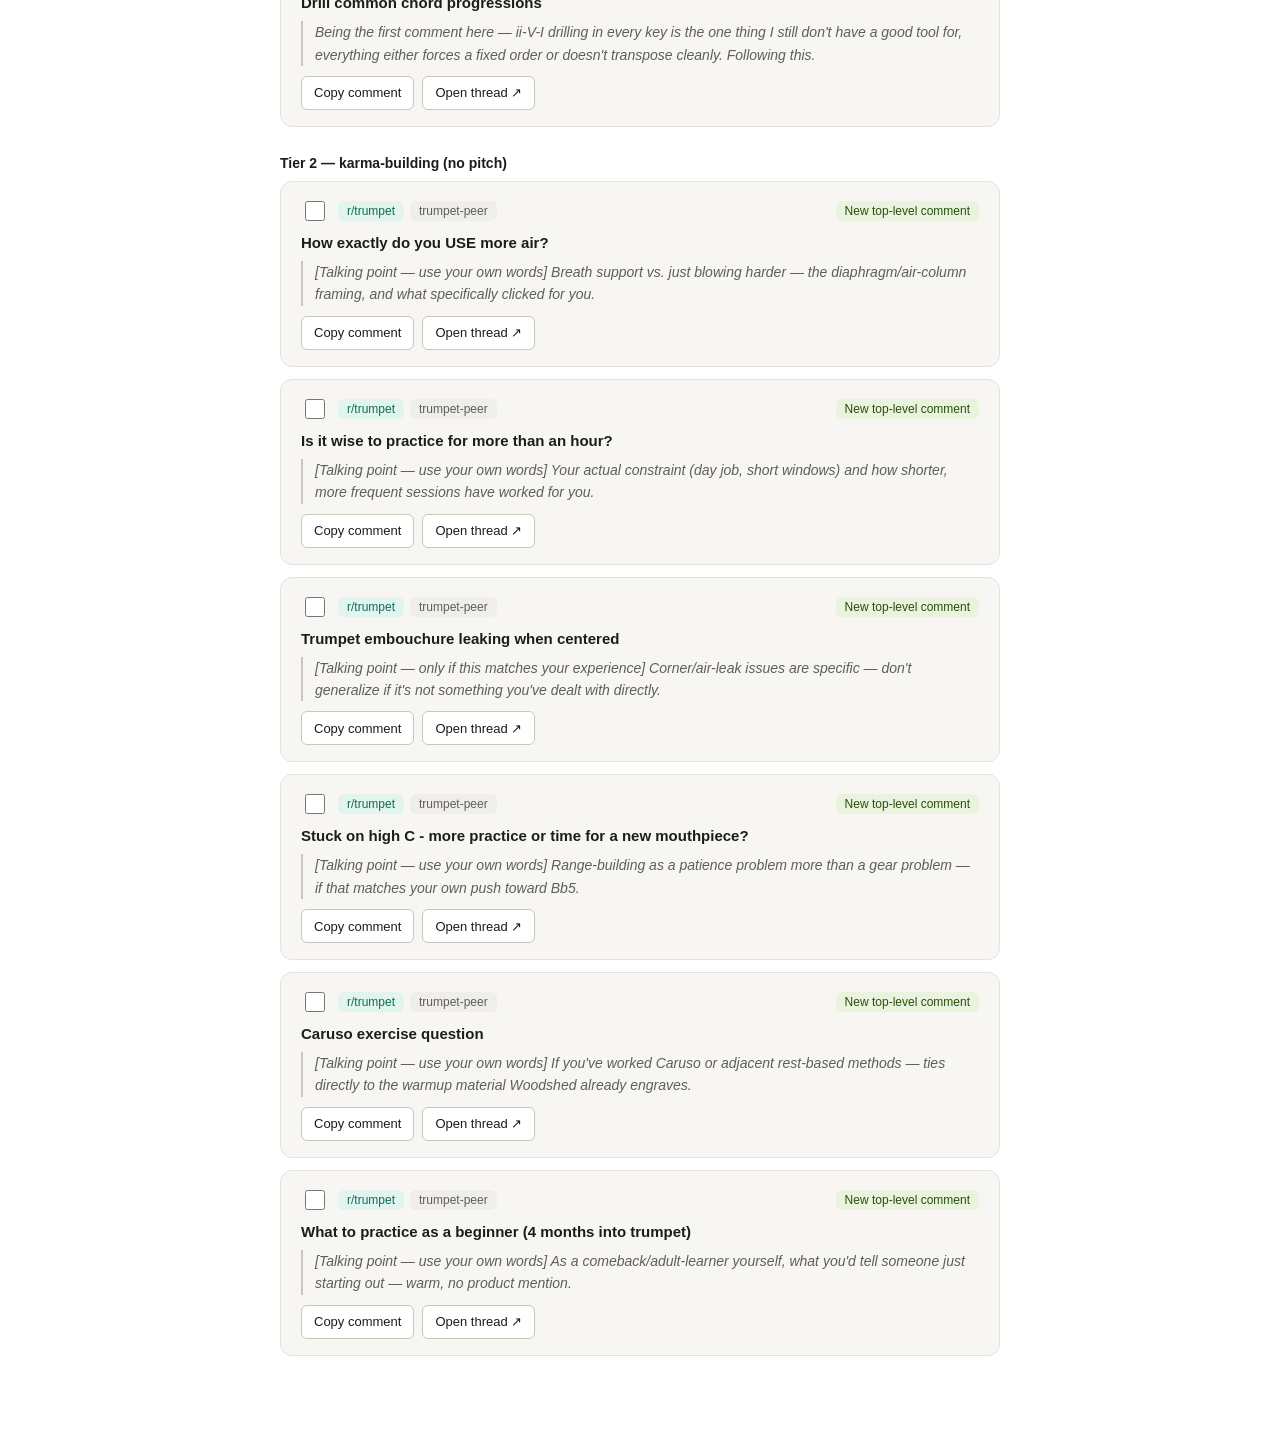
<file: docs/woodshed-reddit-comment-queue.html>
<!DOCTYPE html>
<html lang="en">
<head>
<meta charset="UTF-8">
<title>Woodshed — Reddit Comment Queue</title>
<style>
  :root{
    color-scheme: light;
    --bg:#ffffff; --surface:#f7f6f3; --border:#e4e2db; --border-strong:#c9c6bc;
    --text:#1c1c1a; --text-secondary:#5f5e5a; --text-muted:#8b897f;
    --teal:#0f6e56; --teal-bg:#e1f5ee;
    --purple:#3c3489; --purple-bg:#eeedfe;
    --coral:#993c1d; --coral-bg:#faece7;
    --green:#27500a; --green-bg:#eaf3de;
    --amber:#854f0b; --amber-bg:#faeeda;
  }
  *{box-sizing:border-box;}
  body{margin:0; padding:2rem 1.5rem 4rem; background:var(--bg); color:var(--text);
    font-family:-apple-system,BlinkMacSystemFont,"Segoe UI",Helvetica,Arial,sans-serif;}
  .wrap{max-width:720px; margin:0 auto;}
  h1{font-size:20px; font-weight:600; margin:0 0 4px;}
  .sub{font-size:13px; color:var(--text-secondary); margin:0 0 4px;}
  .progress{font-size:13px; color:var(--text-secondary); margin:0 0 24px; font-weight:600;}
  .tier-heading{font-size:14px; font-weight:600; margin:28px 0 10px;}
  .tier-heading:first-of-type{margin-top:0;}
  .card{background:var(--surface); border:1px solid var(--border); border-radius:12px;
    padding:16px 20px; display:flex; flex-direction:column; gap:10px; margin-bottom:12px;}
  .card.done{opacity:0.5;}
  .card.done .title{text-decoration:line-through;}
  .row{display:flex; align-items:center; justify-content:space-between; gap:8px; flex-wrap:wrap;}
  .row-left{display:flex; align-items:center; gap:10px;}
  .badges{display:flex; gap:6px; flex-wrap:wrap;}
  .badge{font-size:12px; padding:3px 9px; border-radius:6px; font-weight:500; white-space:nowrap;}
  .b-teal{background:var(--teal-bg); color:var(--teal);}
  .b-purple{background:var(--purple-bg); color:var(--purple);}
  .b-coral{background:var(--coral-bg); color:var(--coral);}
  .b-muted{background:#efeee9; color:var(--text-secondary);}
  .b-new{background:var(--green-bg); color:var(--green);}
  .b-reply{background:var(--amber-bg); color:var(--amber);}
  .title{font-size:15px; font-weight:600; color:var(--text); text-decoration:none;}
  .title:hover{text-decoration:underline;}
  .note{font-size:12px; color:var(--text-muted);}
  .quote{font-size:14px; line-height:1.6; color:var(--text-secondary); border-left:2px solid var(--border-strong);
    padding-left:12px; font-style:italic;}
  .actions{display:flex; gap:8px; align-items:center;}
  button, a.btn{display:inline-flex; align-items:center; gap:6px; height:34px; padding:0 12px;
    border:1px solid var(--border-strong); border-radius:6px; font-size:13px; background:#fff;
    color:var(--text); text-decoration:none; cursor:pointer; font-family:inherit;}
  button:hover, a.btn:hover{background:#f0efe9;}
  .done-toggle{width:20px; height:20px; cursor:pointer; accent-color:var(--green);}
  .copy-flash{color:var(--green);}
</style>
</head>
<body>
<div class="wrap">
  <h1>Woodshed — Reddit comment queue</h1>
  <div class="sub">2026-07-03 &middot; 20 threads, verified live &middot; space these out, 2-4/day</div>
  <div class="progress" id="progress"></div>
  <div id="list"></div>
</div>

<script>
const STORAGE_KEY = 'woodshed-reddit-queue-done-v1';

const ITEMS = [
{id:'musicians-jiggling', sub:'r/musicians', title:'tired of jiggling around different practice apps', tier:'Tier 1 — on-topic threads', archetype:'hobbyist-consolidation', action:'new', url:'https://old.reddit.com/r/musicians/comments/1tuct6m/', copy:"This is the exact rabbit hole I went down. Warmup routine in one app, metronome in another, changes in iReal, a notes app for what I actually practiced, a separate thing for streaks. Ended up building my own single-screen version just for my own jazz trumpet practice, mostly out of frustration more than ambition. The 'toggle off what you don't need' point below is the right instinct — the second one of these gets bloated it's just a worse version of the six tabs."},
{id:'jazz-ireal-alt-1', sub:'r/Jazz', title:'iReal Pro alternative', tier:'Tier 1 — on-topic threads', archetype:'jazz-purist', action:'new', url:'https://old.reddit.com/r/Jazz/comments/1svrw6k/', copy:"Selfishly, the thing I'd want most is real transposed display done well — Bb/Eb parts that aren't an afterthought. iReal's fine for concert pitch but I'm constantly doing mental math on my horn. Also curious how you're handling chord voicings — one of iReal's tells is everything sounds like it's stacking extensions with no ear behind it."},
{id:'jazz-ireal-alt-2', sub:'r/Jazz', title:'Building a better alternative to iReal Pro', tier:'Tier 1 — on-topic threads', archetype:'jazz-purist', action:'new', url:'https://old.reddit.com/r/Jazz/comments/1soe9a4/', copy:"The 'import your existing iReal library first, build the rest later' advice in here is right — that's the only way anyone actually switches. Also +1 on mid-tune style switching, swing to latin on one chart shouldn't be this hard."},
{id:'jazz-quartet-feelbook', sub:'r/Jazz', title:'Quartet vs. FeelBook apps', tier:'Tier 1 — on-topic threads', archetype:'jazz-purist', action:'new', url:'https://old.reddit.com/r/Jazz/comments/1q9f5li/', copy:"Interesting tradeoff either way you go — Quartet/FeelBook's real players sound better but you're stuck with their tune list since you can't retrofit a chart onto a fixed recording. iReal's the opposite: infinitely flexible, sounds like MIDI. Haven't found anything that's actually solved both sides of that yet."},
{id:'trumpet-reharmonize', sub:'r/trumpet', title:'I built a tool to find jazz tunes with similar chord changes (Reharmonize)', tier:'Tier 1 — on-topic threads', archetype:'dev-peer', action:'new', url:'https://old.reddit.com/r/trumpet/comments/1swf8at/', copy:"Really like this — I've been building something adjacent (a practice portal, not a discovery tool) and 'which tunes share this changes' is exactly the kind of question I never have a good answer to mid-practice. Would use this. Any plan to let you filter by difficulty/range for a given instrument?"},
{id:'trumpet-fakebook-index', sub:'r/trumpet', title:'Fake Book Index App', tier:'Tier 1 — on-topic threads', archetype:'dev-peer', action:'new', url:'https://old.reddit.com/r/trumpet/comments/1sxcheh/', copy:"One-time-purchase, no-account model is exactly right for this category — feels like half the practice apps out there are trying to be a subscription business before they've earned it. Downloading this, the 'which of my six books has this tune' problem is real."},
{id:'jazz-piano-app', sub:'r/Jazz', title:'Jazz Piano App — what annoys you about your practice setup?', tier:'Tier 1 — on-topic threads', archetype:'jazz-purist', action:'new', url:'https://old.reddit.com/r/Jazz/comments/1pshb7g/', copy:"Honestly the thing I wish existed but doesn't: something that treats a lead sheet as a real lead sheet, not just a chord grid. I don't need gamification, I need the actual tune, decent voicings, and a way to hear it without programming a fake band myself. Streaks and badges are not it for me."},
{id:'trumpet-opusmode', sub:'r/trumpet', title:'how do you keep your musical life organized (OpusMode)', tier:'Tier 1 — on-topic threads', archetype:'hobbyist-consolidation', action:'reply', replyTo:"RoeddipusHex’s skeptical comment (not the main post)", url:'https://old.reddit.com/r/trumpet/comments/1t063hn/trumpet_players_how_do_you_keep_your_musical_life/oj6tf2b/', copy:"Disagree a bit with the take above — for a working pro with a system that already works, sure, don't rebuild it. But for someone like me (day job, practicing jazz trumpet in the gaps), the scattered-tools thing is real and it's why I ended up building my own version just to get my own practice under control. Different audience, both things can be true."},
{id:'jazz-pad', sub:'r/Jazz', title:'App to transcribe, store music, and more! (Jazz Pad)', tier:'Tier 1 — on-topic threads', archetype:'dev-peer', action:'new', url:'https://old.reddit.com/r/Jazz/comments/1ntjwl9/', copy:"The transcription-loop feature is the thing I'd actually use daily. I've been down the same road building a practice portal for jazz trumpet — curious how you're handling storage/sync, that's the part that always gets complicated."},
{id:'musicians-cover-band-charts', sub:'r/musicians', title:'Cover Band Charts', tier:'Tier 1 — on-topic threads', archetype:'dev-peer', action:'new', url:'https://old.reddit.com/r/musicians/comments/1ijvhdx/', copy:"For anything outside straight jazz standards, charts are usually more work than they're worth — send the recording and expect people to learn it by ear is the actual norm for cover bands. iReal's really built for the jazz-repertoire use case specifically."},
{id:'jazz-library-cleverjazz', sub:'r/Jazz', title:"I'm building a jazz practice app (Jazz Library / CleverJazz)", tier:'Tier 1 — on-topic threads', archetype:'dev-peer', action:'new', url:'https://old.reddit.com/r/Jazz/comments/1k335u5/', copy:"Like the spaced-repetition angle on licks — most practice tools treat everything as equally 'due' which isn't how retention actually works. Built something in the same space for jazz trumpet specifically; always curious how others are thinking about the review-scheduling problem."},
{id:'jazz-chart-needed', sub:'r/Jazz', title:'Chart needed: Here It Is Tomorrow Again (Billie Holiday)', tier:'Tier 1 — on-topic threads', archetype:'dev-peer', action:'new', url:'https://old.reddit.com/r/Jazz/comments/1uipmqw/chart_needed_here_it_is_tomorrow_again_billie/', copy:"Not in iReal's default library and not an obvious Google hit either — worth checking a physical/PDF fake book index if you haven't (Fake Book Index app on iOS/Android searches ~90 books at once, might turn it up). If you find a chart, post it back here, I'd bet others have hit the same wall."},
{id:'musicians-gap-training', sub:'r/musicians', title:'Is this a beneficial way to practice? Randomized gap training?', tier:'Tier 1 — on-topic threads', archetype:'dev-peer', action:'new', url:'https://old.reddit.com/r/musicians/comments/1ufiz7i/is_this_a_beneficial_way_to_practice_randomized/', copy:"Randomized gap/silent-bar training is legit — it's the same principle behind 'audiation' drills, forces you to keep internal time instead of leaning on the click. The failure mode is doing it so early you never build a stable sense of the pulse in the first place — I'd want a steady-time phase before introducing gaps, not day one."},
{id:'jazz-drill-progressions', sub:'r/Jazz', title:'Drill common chord progressions', tier:'Tier 1 — on-topic threads', archetype:'dev-peer', action:'new', url:'https://old.reddit.com/r/Jazz/comments/1ts25o6/drill_common_chord_progressions/', copy:"Being the first comment here — ii-V-I drilling in every key is the one thing I still don't have a good tool for, everything either forces a fixed order or doesn't transpose cleanly. Following this."},
{id:'trumpet-use-more-air', sub:'r/trumpet', title:'How exactly do you USE more air?', tier:'Tier 2 — karma-building (no pitch)', archetype:'trumpet-peer', action:'new', url:'https://old.reddit.com/r/trumpet/comments/1ukyuhc/how_exactly_do_you_use_more_air/', copy:"[Talking point — use your own words] Breath support vs. just blowing harder — the diaphragm/air-column framing, and what specifically clicked for you."},
{id:'trumpet-practice-hour', sub:'r/trumpet', title:'Is it wise to practice for more than an hour?', tier:'Tier 2 — karma-building (no pitch)', archetype:'trumpet-peer', action:'new', url:'https://old.reddit.com/r/trumpet/comments/1ul4kmd/is_it_wise_to_practice_for_more_than_an_hour/', copy:"[Talking point — use your own words] Your actual constraint (day job, short windows) and how shorter, more frequent sessions have worked for you."},
{id:'trumpet-embouchure-leak', sub:'r/trumpet', title:'Trumpet embouchure leaking when centered', tier:'Tier 2 — karma-building (no pitch)', archetype:'trumpet-peer', action:'new', url:'https://old.reddit.com/r/trumpet/comments/1ukuhsj/trumpet_embouchure_leaking_when_centered/', copy:"[Talking point — only if this matches your experience] Corner/air-leak issues are specific — don't generalize if it's not something you've dealt with directly."},
{id:'trumpet-stuck-high-c', sub:'r/trumpet', title:'Stuck on high C - more practice or time for a new mouthpiece?', tier:'Tier 2 — karma-building (no pitch)', archetype:'trumpet-peer', action:'new', url:'https://old.reddit.com/r/trumpet/comments/1ul9xwa/stuck_on_high_c_more_practice_or_time_for_a_new/', copy:"[Talking point — use your own words] Range-building as a patience problem more than a gear problem — if that matches your own push toward Bb5."},
{id:'trumpet-caruso', sub:'r/trumpet', title:'Caruso exercise question', tier:'Tier 2 — karma-building (no pitch)', archetype:'trumpet-peer', action:'new', url:'https://old.reddit.com/r/trumpet/comments/1ukq8pc/caruso_exercise_question/', copy:"[Talking point — use your own words] If you've worked Caruso or adjacent rest-based methods — ties directly to the warmup material Woodshed already engraves."},
{id:'trumpet-beginner-4mo', sub:'r/trumpet', title:'What to practice as a beginner (4 months into trumpet)', tier:'Tier 2 — karma-building (no pitch)', archetype:'trumpet-peer', action:'new', url:'https://old.reddit.com/r/trumpet/comments/1ukxbi7/what_to_practice_as_a_beginner_4_months_into/', copy:"[Talking point — use your own words] As a comeback/adult-learner yourself, what you'd tell someone just starting out — warm, no product mention."}
];

function loadDone(){
  try{
    const raw = localStorage.getItem(STORAGE_KEY);
    return raw ? JSON.parse(raw) : {};
  }catch(e){ return {}; }
}
function saveDone(doneMap){
  try{ localStorage.setItem(STORAGE_KEY, JSON.stringify(doneMap)); }catch(e){}
}
let doneMap = loadDone();

function subClass(sub){
  if(sub === 'r/Jazz') return 'b-purple';
  if(sub === 'r/musicians') return 'b-coral';
  return 'b-teal';
}

function copyText(text, btn){
  function flash(){
    const original = btn.textContent;
    btn.textContent = 'Copied';
    btn.classList.add('copy-flash');
    setTimeout(() => { btn.textContent = original; btn.classList.remove('copy-flash'); }, 1500);
  }
  function fallback(){
    const ta = document.createElement('textarea');
    ta.value = text;
    ta.style.position = 'fixed';
    ta.style.left = '-9999px';
    document.body.appendChild(ta);
    ta.focus();
    ta.select();
    try{ document.execCommand('copy'); flash(); }
    catch(e){ btn.textContent = 'Select + Cmd/Ctrl-C'; }
    document.body.removeChild(ta);
  }
  if(navigator.clipboard && navigator.clipboard.writeText){
    navigator.clipboard.writeText(text).then(flash).catch(fallback);
  } else {
    fallback();
  }
}

function updateProgress(){
  const doneCount = ITEMS.filter(i => doneMap[i.id]).length;
  document.getElementById('progress').textContent = doneCount + ' of ' + ITEMS.length + ' done';
}

function render(){
  const list = document.getElementById('list');
  list.innerHTML = '';
  let lastTier = null;

  ITEMS.forEach((item) => {
    if(item.tier !== lastTier){
      lastTier = item.tier;
      const h = document.createElement('div');
      h.className = 'tier-heading';
      h.textContent = item.tier;
      list.appendChild(h);
    }

    const isDone = !!doneMap[item.id];

    const card = document.createElement('div');
    card.className = 'card' + (isDone ? ' done' : '');

    const top = document.createElement('div');
    top.className = 'row';

    const rowLeft = document.createElement('div');
    rowLeft.className = 'row-left';

    const checkbox = document.createElement('input');
    checkbox.type = 'checkbox';
    checkbox.className = 'done-toggle';
    checkbox.checked = isDone;
    checkbox.title = 'Mark as posted';
    checkbox.addEventListener('change', () => {
      if(checkbox.checked){ doneMap[item.id] = true; } else { delete doneMap[item.id]; }
      saveDone(doneMap);
      render();
    });
    rowLeft.appendChild(checkbox);

    const badges = document.createElement('div');
    badges.className = 'badges';
    const subBadge = document.createElement('span');
    subBadge.className = 'badge ' + subClass(item.sub);
    subBadge.textContent = item.sub;
    const archBadge = document.createElement('span');
    archBadge.className = 'badge b-muted';
    archBadge.textContent = item.archetype;
    badges.appendChild(subBadge);
    badges.appendChild(archBadge);
    rowLeft.appendChild(badges);

    const actionBadge = document.createElement('span');
    actionBadge.className = 'badge ' + (item.action === 'reply' ? 'b-reply' : 'b-new');
    actionBadge.textContent = item.action === 'reply' ? 'Reply to a comment' : 'New top-level comment';

    top.appendChild(rowLeft);
    top.appendChild(actionBadge);
    card.appendChild(top);

    const titleLink = document.createElement('a');
    titleLink.href = item.url;
    titleLink.target = '_blank';
    titleLink.rel = 'noopener noreferrer';
    titleLink.className = 'title';
    titleLink.textContent = item.title;
    card.appendChild(titleLink);

    if(item.replyTo){
      const note = document.createElement('div');
      note.className = 'note';
      note.textContent = 'Link goes directly to ' + item.replyTo + '.';
      card.appendChild(note);
    }

    const quote = document.createElement('div');
    quote.className = 'quote';
    quote.textContent = item.copy;
    card.appendChild(quote);

    const actions = document.createElement('div');
    actions.className = 'actions';

    const copyBtn = document.createElement('button');
    copyBtn.textContent = 'Copy comment';
    copyBtn.addEventListener('click', () => copyText(item.copy, copyBtn));

    const openLink = document.createElement('a');
    openLink.href = item.url;
    openLink.target = '_blank';
    openLink.rel = 'noopener noreferrer';
    openLink.className = 'btn';
    openLink.textContent = 'Open thread ↗';

    actions.appendChild(copyBtn);
    actions.appendChild(openLink);
    card.appendChild(actions);

    list.appendChild(card);
  });

  updateProgress();
}

render();
</script>
</body>
</html>
</file>
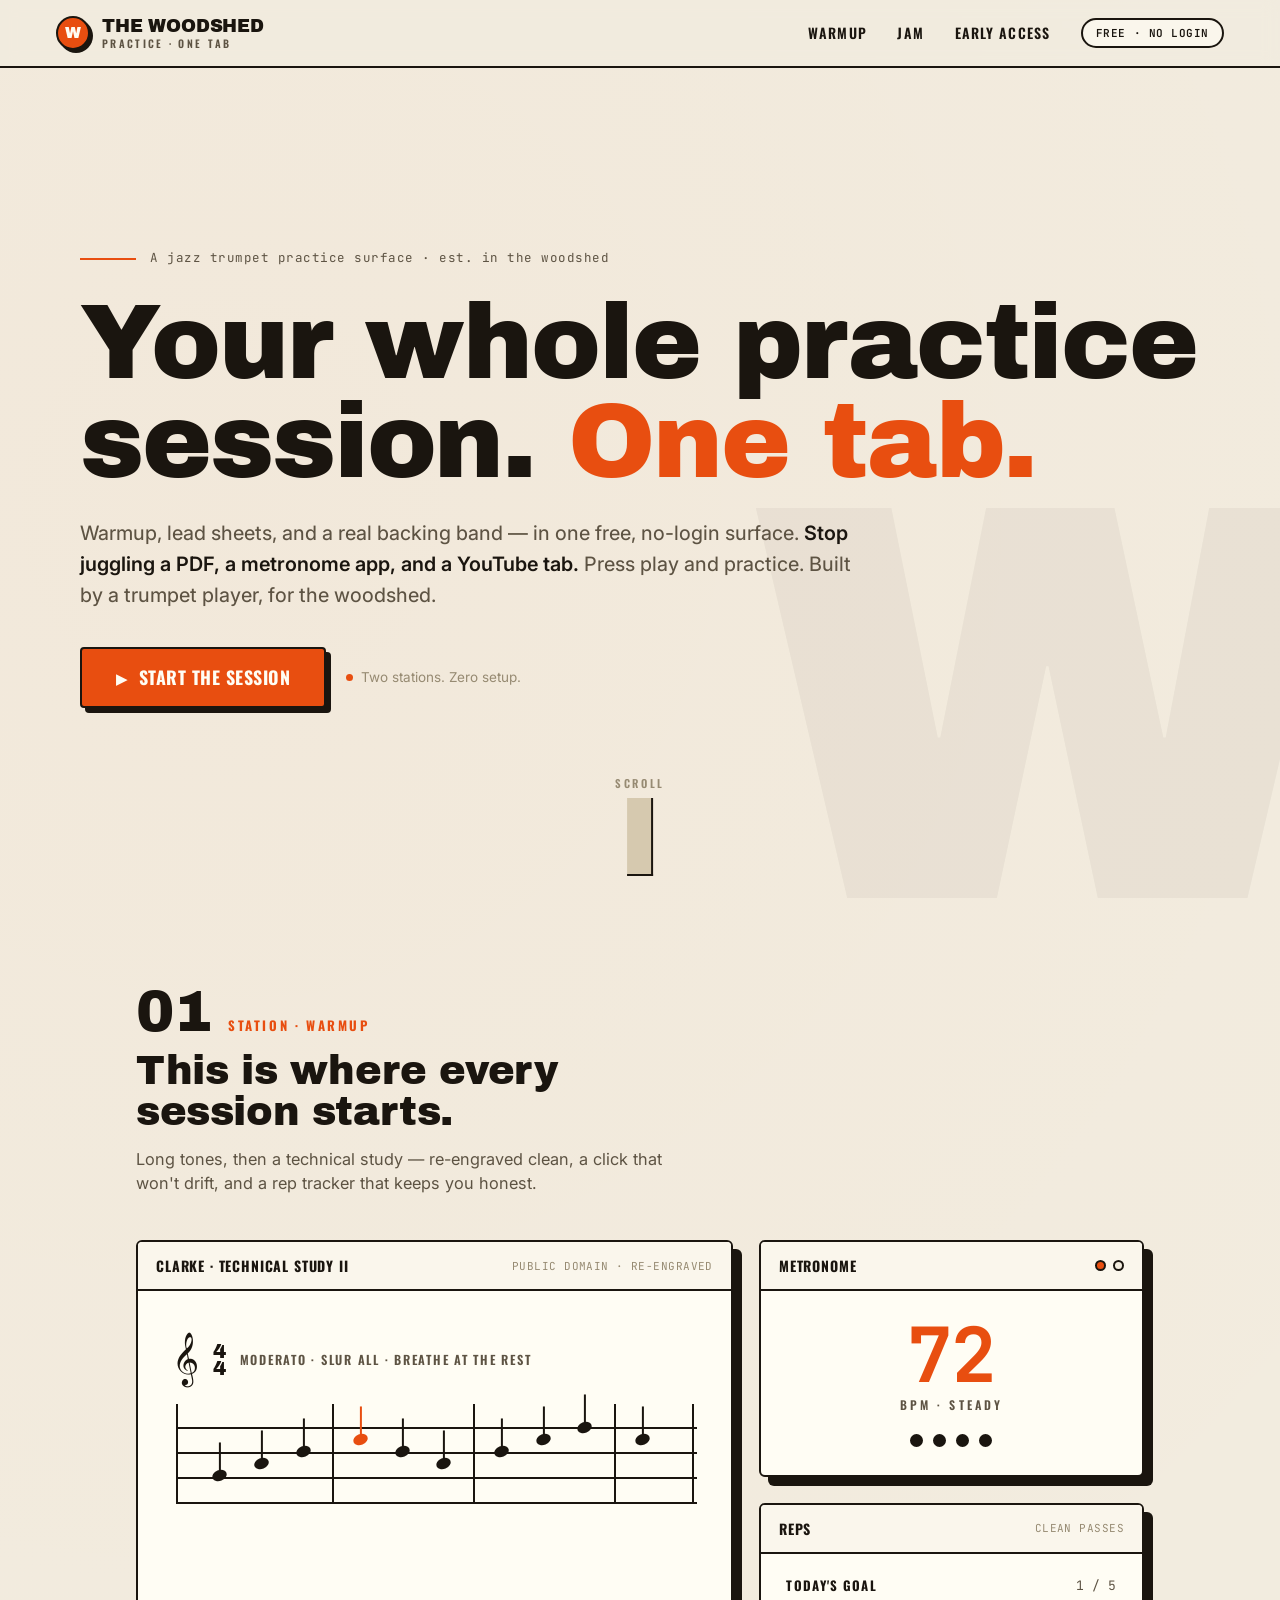
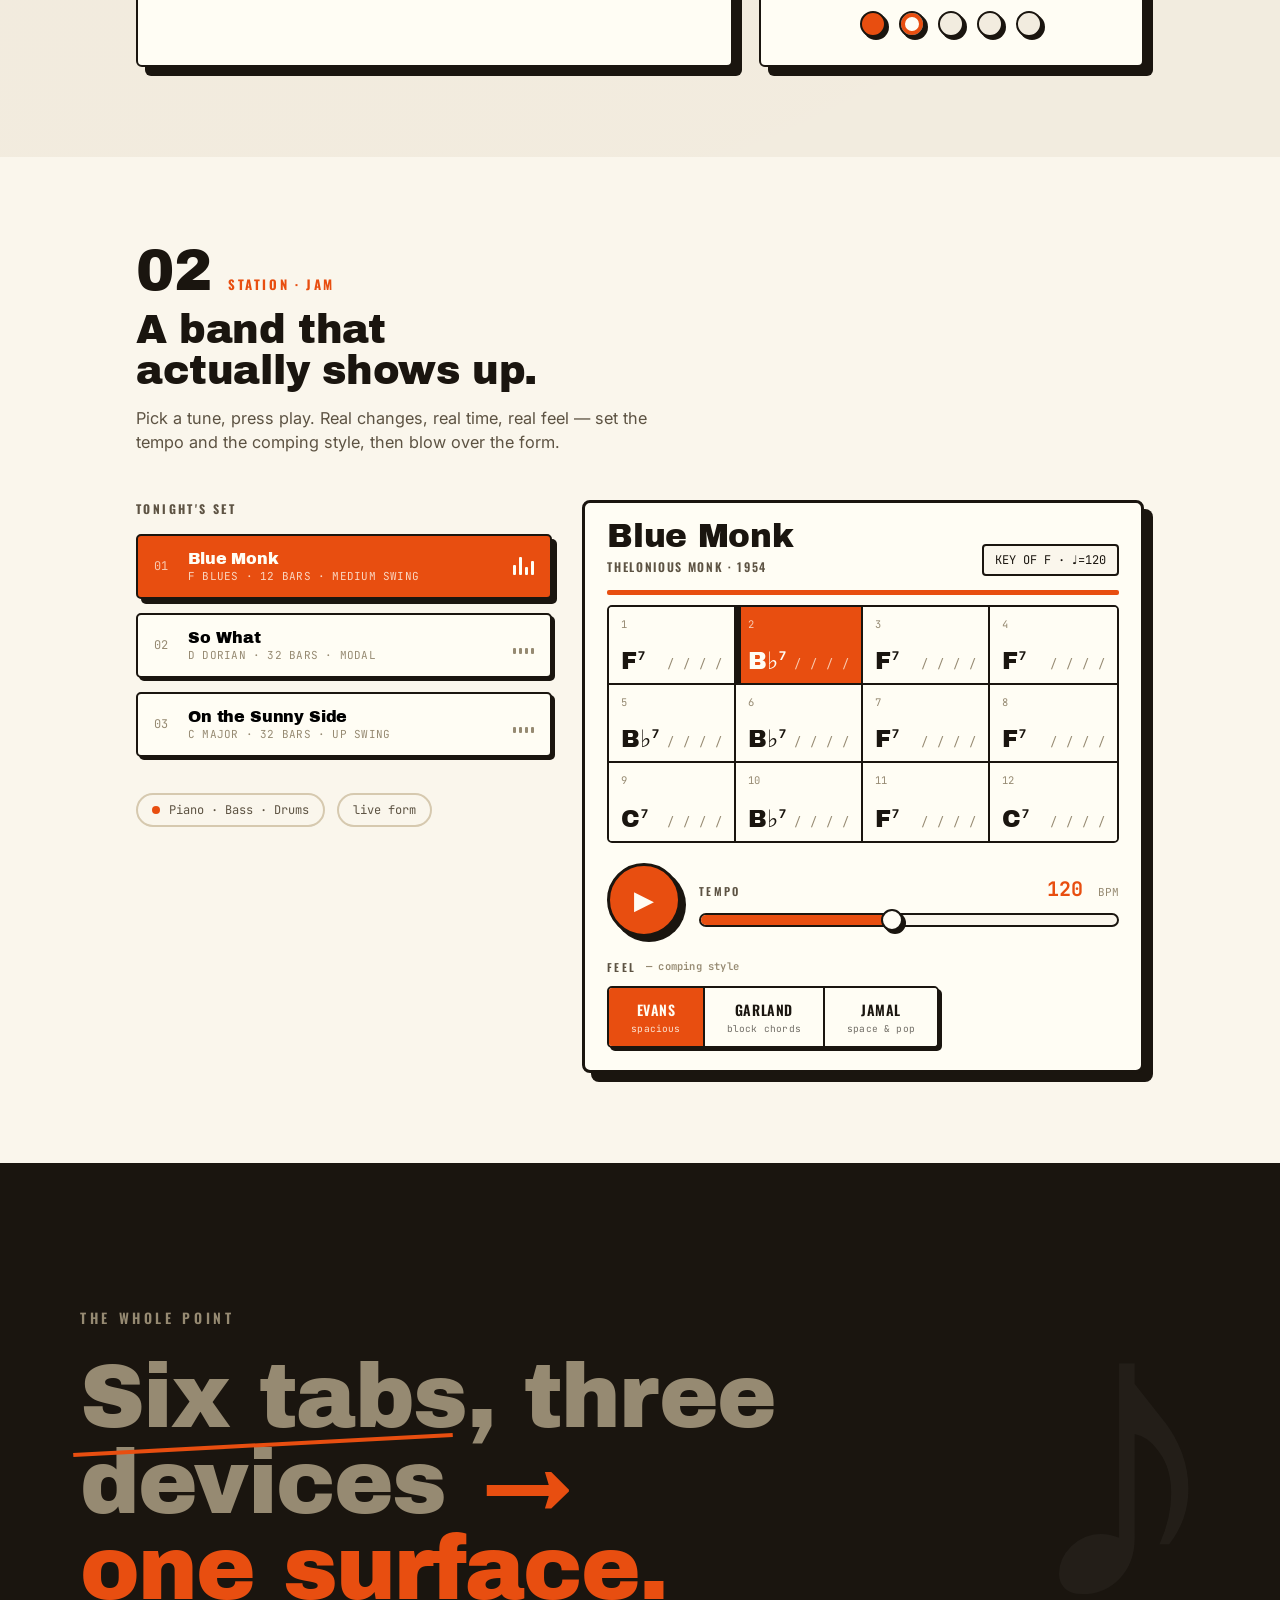
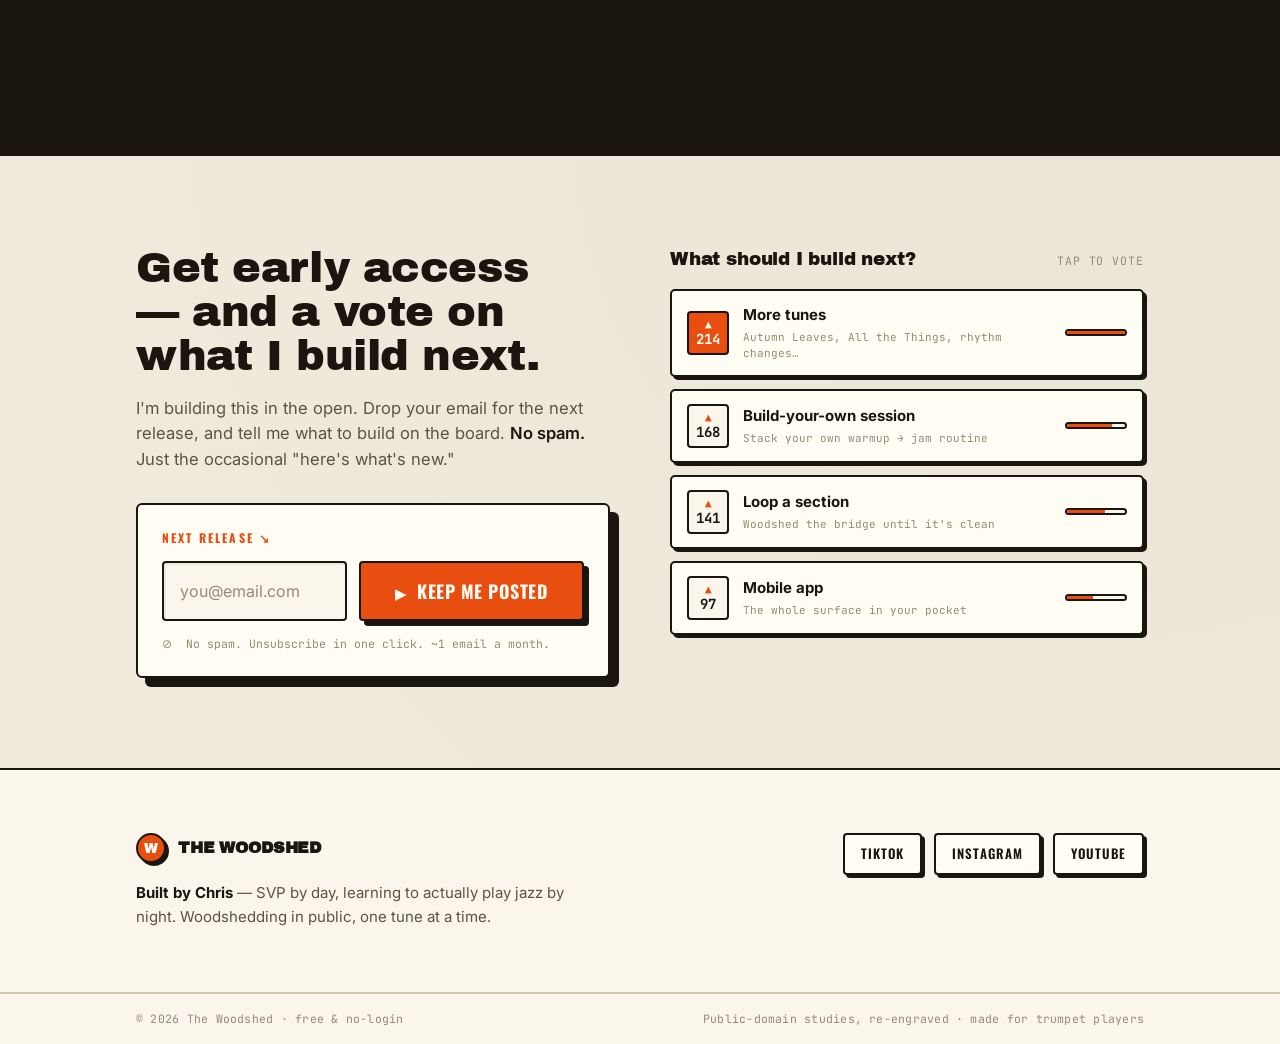
<file: woodshed-lite/index-design.html>
<!DOCTYPE html>
<!-- ==========================================================================
     The Woodshed — Woodshed Lite landing page.
     Production-quality static visual layer. NO JS required to render.
     Engineer hooks preserved: section ids (#warmup #jam #ask), slot containers
     (#wsl-*-slot), data-event="cta_click", hero <video>, #wsl-socials nav.
     Wire the live engine into the slots — no redesign needed.
=========================================================================== -->
<html lang="en">
<head>
<meta charset="utf-8">
<meta name="viewport" content="width=device-width, initial-scale=1">
<title>The Woodshed — your whole practice session, one tab</title>
<link rel="icon" href="favicon.svg">
<link rel="preconnect" href="https://fonts.googleapis.com">
<link rel="preconnect" href="https://fonts.gstatic.com" crossorigin>
<link href="https://fonts.googleapis.com/css2?family=Archivo+Black&family=Archivo:wght@500;600;700&family=Inter:wght@400;500;600;700;800&family=JetBrains+Mono:wght@400;600;700&family=Oswald:wght@500;600;700&display=swap" rel="stylesheet">
<style>
/* ============================================================ TOKENS */
:root{
  --bg:#f2ecdf; --surface:#faf6ec; --ink:#1a150f; --brass:#e84e10;
  --brass-hi:#c23c07; --muted:#5d5343; --faint:#968a72; --paper:#fffdf4;
  --line:#d6c9af;
  --shadow-sm:3px 3px 0 var(--ink);
  --shadow:5px 5px 0 var(--ink);
  --shadow-lg:9px 9px 0 var(--ink);
  --disp:'Archivo Black',sans-serif;
  --osw:'Oswald',sans-serif;
  --ui:'Inter',sans-serif;
  --mono:'JetBrains Mono',monospace;
  --maxw:1120px;
}
*{box-sizing:border-box;}
html{scroll-behavior:smooth;}
html,body{margin:0;}
body{
  background:var(--bg); color:var(--ink); font-family:var(--ui);
  font-size:16px; line-height:1.5; -webkit-font-smoothing:antialiased;
  /* subtle warm paper texture */
  background-image:
    radial-gradient(circle at 18% 12%, rgba(232,78,16,.025), transparent 38%),
    radial-gradient(circle at 86% 78%, rgba(26,21,15,.03), transparent 42%);
}
img,svg{display:block;}
::selection{background:var(--brass); color:#fffdf4;}

/* ============================================================ PRIMITIVES */
.kicker{
  font-family:var(--ui); font-weight:800; font-size:13px;
  letter-spacing:.18em; text-transform:uppercase; color:var(--brass);
}
.cta{
  font-family:var(--osw); font-weight:700; font-size:clamp(17px,1.4vw,22px);
  letter-spacing:.5px; text-transform:uppercase; padding:15px 34px;
  background:var(--brass); color:#fffdf4; border:2px solid var(--ink);
  border-radius:4px; box-shadow:5px 5px 0 var(--ink); cursor:pointer;
  text-decoration:none; display:inline-flex; align-items:center; gap:11px;
  transition:transform .08s, box-shadow .08s; white-space:nowrap;
}
.cta:hover{transform:translate(-1px,-1px); box-shadow:6px 6px 0 var(--ink); background:var(--brass-hi);}
.cta:active{transform:translate(5px,5px); box-shadow:0 0 0 var(--ink);}
.cta .tri{font-size:.78em; transform:translateY(.5px);}

.btn-ghost{
  font-family:var(--osw); font-weight:600; font-size:15px; letter-spacing:.5px;
  text-transform:uppercase; padding:13px 26px; background:var(--paper);
  color:var(--ink); border:2px solid var(--ink); border-radius:4px;
  box-shadow:var(--shadow-sm); cursor:pointer; text-decoration:none;
  display:inline-flex; align-items:center; gap:9px;
  transition:transform .08s, box-shadow .08s;
}
.btn-ghost:hover{transform:translate(-1px,-1px); box-shadow:4px 4px 0 var(--ink);}
.btn-ghost:active{transform:translate(3px,3px); box-shadow:0 0 0 var(--ink);}

.card{
  background:var(--paper); border:2px solid var(--ink); border-radius:4px;
  box-shadow:var(--shadow-lg); padding:clamp(18px,1.6vw,28px);
}

/* ============================================================ NAV */
.nav{
  position:sticky; top:0; z-index:50;
  display:flex; align-items:center; justify-content:space-between;
  padding:16px clamp(20px,5vw,56px);
  background:rgba(242,236,223,.86); backdrop-filter:blur(8px);
  border-bottom:2px solid var(--ink);
}
.brand{display:flex; align-items:center; gap:12px; text-decoration:none; color:var(--ink);}
.brand .mark{
  width:34px; height:34px; border:2px solid var(--ink); border-radius:50%;
  background:var(--brass); box-shadow:var(--shadow-sm);
  display:grid; place-items:center; color:#fffdf4; font-family:var(--disp);
  font-size:16px; flex:none;
}
.brand .wordmark{font-family:var(--disp); font-size:18px; letter-spacing:-.01em; line-height:1;}
.brand .wordmark small{display:block; font-family:var(--osw); font-weight:600; font-size:10.5px; letter-spacing:.22em; color:var(--muted); margin-top:3px;}
.nav-links{display:flex; align-items:center; gap:clamp(14px,2.4vw,34px);}
.nav-links a{
  font-family:var(--osw); font-weight:600; font-size:14px; letter-spacing:.08em;
  text-transform:uppercase; color:var(--ink); text-decoration:none; padding:4px 0;
  border-bottom:2px solid transparent; transition:border-color .12s, color .12s;
}
.nav-links a:hover{color:var(--brass); border-color:var(--brass);}
.nav-pill{
  font-family:var(--mono); font-weight:600; font-size:11px; letter-spacing:.05em;
  text-transform:uppercase; color:var(--ink); border:2px solid var(--ink);
  border-radius:999px; padding:5px 13px; background:var(--surface); white-space:nowrap;
}
@media(max-width:760px){ .nav-links a:not(.nav-pill), .nav .free-note{display:none;} }

/* ============================================================ HERO */
.hero{
  position:relative; min-height:calc(100vh - 70px); overflow:hidden;
  display:flex; align-items:center;
  padding:clamp(48px,8vh,110px) clamp(20px,5vw,56px) clamp(60px,9vh,120px);
}
.hero-loop{position:absolute; inset:0; width:100%; height:100%; object-fit:cover; opacity:.16; z-index:0;}
/* ghosted oversized backdrop letterform — Reid Miles negative-space play */
.hero-ghost{
  position:absolute; right:-3vw; bottom:-6vh; z-index:0; pointer-events:none;
  font-family:var(--disp); font-size:min(46vw,640px); line-height:.8;
  color:rgba(26,21,15,.045); letter-spacing:-.04em; user-select:none;
}
.hero-inner{position:relative; z-index:1; max-width:var(--maxw); margin:0 auto; width:100%;}
.hero-eyebrow{display:flex; align-items:center; gap:14px; margin-bottom:26px;}
.hero-eyebrow .rule{height:2px; width:56px; background:var(--brass);}
.hero-eyebrow .meta{font-family:var(--mono); font-size:12.5px; letter-spacing:.04em; color:var(--muted);}
.hero h1{
  font-family:var(--disp); font-weight:400; color:var(--ink);
  font-size:clamp(2.9rem,8.2vw,6.6rem); line-height:.94; letter-spacing:-.02em;
  margin:0; max-width:16ch; text-wrap:balance;
}
.hero h1 .one{color:var(--brass);}
.hero .sub{
  font-size:clamp(1.04rem,1.55vw,1.28rem); color:var(--muted); line-height:1.55;
  margin:clamp(22px,3vh,34px) 0 clamp(30px,4vh,40px); max-width:60ch; font-weight:450;
}
.hero .sub b{color:var(--ink); font-weight:600;}
.hero-actions{display:flex; align-items:center; gap:20px; flex-wrap:wrap;}
.hero-actions .built{
  font-family:var(--ui); font-size:13.5px; color:var(--faint);
  display:flex; align-items:center; gap:8px;
}
.hero-actions .built .dot{width:7px; height:7px; border-radius:50%; background:var(--brass); flex:none;}
.scrollcue{
  position:absolute; left:50%; bottom:22px; transform:translateX(-50%); z-index:1;
  font-family:var(--osw); font-weight:600; font-size:11px; letter-spacing:.24em;
  text-transform:uppercase; color:var(--faint); display:flex; flex-direction:column;
  align-items:center; gap:7px;
}
.scrollcue .bar{width:2px; height:34px; background:var(--line); position:relative; overflow:hidden;}
.scrollcue .bar::after{content:""; position:absolute; left:0; top:-60%; width:100%; height:60%; background:var(--brass); animation:cue 1.8s ease-in-out infinite;}
@keyframes cue{0%{top:-60%}60%,100%{top:100%}}

/* ============================================================ SECTION SHELL */
.station{
  max-width:var(--maxw); margin:0 auto;
  padding:clamp(64px,10vh,120px) clamp(20px,5vw,56px);
}
.station-head{margin-bottom:clamp(30px,5vh,52px);}
.station-num{
  display:flex; align-items:baseline; gap:16px; margin-bottom:14px;
}
.station-num .big{font-family:var(--disp); font-size:clamp(2.4rem,5vw,3.6rem); line-height:.85; color:var(--ink);}
.station-num .lab{font-family:var(--osw); font-weight:700; font-size:13px; letter-spacing:.2em; text-transform:uppercase; color:var(--brass);}
.station-line{
  font-family:var(--disp); font-weight:400; font-size:clamp(1.5rem,3.2vw,2.5rem);
  line-height:1.02; letter-spacing:-.01em; margin:0; max-width:20ch; text-wrap:balance;
}
.station-sub{font-size:1.02rem; color:var(--muted); margin:14px 0 0; max-width:54ch;}

/* divider tick */
.tick-row{display:flex; align-items:center; gap:14px; margin-bottom:18px;}
.tick-row .tick{width:34px; height:5px; background:var(--brass); border-radius:2px;}
.tick-row .tick-label{font-family:var(--mono); font-size:11.5px; letter-spacing:.06em; color:var(--faint); text-transform:uppercase;}

/* ============================================================ WARMUP UI */
.warmup-grid{display:grid; grid-template-columns:1.55fr 1fr; gap:26px; align-items:stretch;}
@media(max-width:880px){ .warmup-grid{grid-template-columns:1fr;} }

.panel{
  background:var(--paper); border:2px solid var(--ink); border-radius:6px;
  box-shadow:var(--shadow-lg); overflow:hidden;
}
.panel-bar{
  display:flex; align-items:center; justify-content:space-between; gap:14px;
  padding:13px 18px; background:var(--surface); border-bottom:2px solid var(--ink);
}
.panel-bar .title{font-family:var(--osw); font-weight:700; font-size:14px; letter-spacing:.06em; text-transform:uppercase;}
.panel-bar .sup{font-family:var(--mono); font-size:11px; color:var(--faint); letter-spacing:.04em;}
.panel-dots{display:flex; gap:7px;}
.panel-dots i{width:11px; height:11px; border-radius:50%; border:2px solid var(--ink); background:var(--bg);}
.panel-dots i.on{background:var(--brass);}
.panel-body{padding:22px clamp(16px,2vw,26px) 24px;}

/* engraved staff */
.staff-wrap{position:relative; padding:30px 8px 22px; }
.staff-meta{display:flex; align-items:center; gap:14px; margin-bottom:20px;}
.staff-meta .clef{font-family:'Times New Roman',Georgia,serif; font-size:46px; line-height:.6; color:var(--ink); margin-top:-2px;}
.staff-meta .ts{font-family:var(--disp); font-size:20px; line-height:.82; text-align:center;}
.staff-meta .study{font-family:var(--osw); font-weight:600; font-size:12.5px; letter-spacing:.14em; text-transform:uppercase; color:var(--muted);}
.staff{
  position:relative; height:120px;
  background-image:repeating-linear-gradient(to bottom,
    transparent 0 23px, var(--ink) 23px 25px);
  background-position:0 8px; background-repeat:no-repeat;
  background-size:100% 100px; margin-left:4px;
}
.staff .barline{position:absolute; top:8px; height:100px; width:2px; background:var(--ink);}
.note{position:absolute; width:15px; height:11px; background:var(--ink); border-radius:50%; transform:rotate(-22deg);}
.note .stem{position:absolute; right:-1px; top:-26px; width:2px; height:28px; background:var(--ink); transform:rotate(22deg);}
.note.hl{background:var(--brass);}
.note.hl .stem{background:var(--brass);}

.warmup-side{display:flex; flex-direction:column; gap:26px;}

/* metronome */
.metro{display:flex; flex-direction:column; align-items:center; gap:6px; padding:8px 0 4px;}
.metro .bpm{
  font-family:var(--mono); font-weight:700; font-size:clamp(54px,9vw,76px);
  line-height:.9; color:var(--brass); letter-spacing:-.02em; font-variant-numeric:tabular-nums;
}
.metro .bpm-lab{font-family:var(--osw); font-weight:600; font-size:12px; letter-spacing:.26em; text-transform:uppercase; color:var(--muted);}
.metro-beats{display:flex; gap:10px; margin-top:14px;}
.metro-beats i{width:13px; height:13px; border-radius:50%; border:2px solid var(--ink); background:var(--bg);}
.metro-beats i.beat{background:var(--ink); animation:tick 2s steps(1) infinite;}
.metro-beats i:nth-child(1){animation-delay:0s;}
.metro-beats i:nth-child(2){animation-delay:.5s;}
.metro-beats i:nth-child(3){animation-delay:1s;}
.metro-beats i:nth-child(4){animation-delay:1.5s;}
@keyframes tick{0%,100%{background:var(--brass); transform:scale(1.18);}25%,99%{background:var(--bg); transform:scale(1);}}

/* rep tracker */
.reps{display:flex; flex-direction:column; gap:12px;}
.reps .reps-head{display:flex; align-items:center; justify-content:space-between;}
.reps .reps-head .l{font-family:var(--osw); font-weight:700; font-size:13px; letter-spacing:.1em; text-transform:uppercase;}
.reps .reps-head .c{font-family:var(--mono); font-size:13px; color:var(--muted);}
.reps .dots{display:flex; gap:13px; justify-content:center; padding:4px 0;}
.reps .dots i{
  width:26px; height:26px; border-radius:50%; border:2px solid var(--ink);
  background:var(--bg); box-shadow:var(--shadow-sm); transition:all .12s;
}
.reps .dots i.done{background:var(--brass);}
.reps .dots i.cur{background:var(--paper); box-shadow:var(--shadow-sm), inset 0 0 0 4px var(--brass);}

.divline{height:2px; background:var(--line); margin:4px 0;}

/* ============================================================ JAM UI */
.jam{background:var(--surface);}
.jam-shell{
  max-width:var(--maxw); margin:0 auto;
  padding:clamp(64px,10vh,120px) clamp(20px,5vw,56px);
}
.jam-grid{display:grid; grid-template-columns:1fr 1.35fr; gap:30px; align-items:start;}
@media(max-width:920px){ .jam-grid{grid-template-columns:1fr;} }

/* tune picker */
.tunes{display:flex; flex-direction:column; gap:14px;}
.tunes .tunes-lab{font-family:var(--osw); font-weight:700; font-size:12px; letter-spacing:.2em; text-transform:uppercase; color:var(--muted); margin-bottom:2px;}
.tune{
  display:flex; align-items:center; gap:14px; text-align:left; width:100%;
  background:var(--paper); border:2px solid var(--ink); border-radius:5px;
  box-shadow:var(--shadow-sm); padding:14px 16px; cursor:pointer;
  font-family:inherit; transition:transform .08s, box-shadow .08s;
}
.tune:hover{transform:translate(-1px,-1px); box-shadow:4px 4px 0 var(--ink);}
.tune .idx{font-family:var(--mono); font-size:12px; color:var(--faint); width:20px; flex:none;}
.tune .tn{display:flex; flex-direction:column; gap:2px; flex:1;}
.tune .tn .name{font-family:var(--disp); font-size:16px; letter-spacing:-.01em;}
.tune .tn .meta{font-family:var(--mono); font-size:11px; color:var(--faint); letter-spacing:.02em;}
.tune .eq{display:flex; gap:3px; align-items:flex-end; height:18px;}
.tune .eq span{width:3px; background:var(--faint); border-radius:1px; height:6px;}
.tune.active{background:var(--brass); border-color:var(--ink); box-shadow:var(--shadow);}
.tune.active .idx{color:rgba(255,253,244,.7);}
.tune.active .tn .name{color:#fffdf4;}
.tune.active .tn .meta{color:rgba(255,253,244,.78);}
.tune.active .eq span{background:#fffdf4; animation:eq 1s ease-in-out infinite;}
.tune.active .eq span:nth-child(1){animation-delay:0s; height:10px;}
.tune.active .eq span:nth-child(2){animation-delay:.18s; height:18px;}
.tune.active .eq span:nth-child(3){animation-delay:.36s; height:8px;}
.tune.active .eq span:nth-child(4){animation-delay:.54s; height:14px;}
@keyframes eq{0%,100%{height:6px;}50%{height:18px;}}

/* chart card */
.chartcard{
  background:var(--paper); border:3px solid var(--ink); border-radius:8px;
  box-shadow:9px 9px 0 var(--ink); padding:18px 22px 22px;
}
.cc-head{display:flex; align-items:flex-end; justify-content:space-between; gap:14px;}
.cc-head .tune-name{font-family:var(--disp); font-size:clamp(1.5rem,2.6vw,2.05rem); letter-spacing:-.01em; line-height:.95;}
.cc-head .tune-by{font-family:var(--osw); font-weight:600; font-size:12px; letter-spacing:.14em; text-transform:uppercase; color:var(--muted); margin-top:6px;}
.cc-head .key{
  font-family:var(--mono); font-size:12px; color:var(--ink); border:2px solid var(--ink);
  border-radius:4px; padding:5px 11px; background:var(--surface); white-space:nowrap;
}
.cc-rule{height:5px; background:var(--brass); border-radius:2px; margin:14px 0 6px;}

.chart{display:grid; grid-template-columns:repeat(4,1fr); gap:0; border:2px solid var(--ink); border-radius:5px; overflow:hidden; margin-top:10px;}
.bar{
  position:relative; min-height:78px; padding:10px 12px; border-right:2px solid var(--ink);
  border-bottom:2px solid var(--ink); display:flex; flex-direction:column; justify-content:space-between;
  background:var(--paper);
}
.chart .bar:nth-child(4n){border-right:0;}
.chart .bar:nth-child(n+9){border-bottom:0;}
.bar .num{font-family:var(--mono); font-size:10.5px; color:var(--faint);}
.bar .chord{font-family:var(--disp); font-size:clamp(1.15rem,2vw,1.5rem); letter-spacing:-.01em; line-height:1;}
.bar .chord sup{font-family:var(--ui); font-weight:700; font-size:.5em; vertical-align:super; margin-left:1px;}
.bar.play{background:var(--brass);}
.bar.play .num{color:rgba(255,253,244,.72);}
.bar.play .chord{color:#fffdf4;}
.bar.play::before{
  content:""; position:absolute; left:0; top:0; bottom:0; width:5px; background:var(--ink);
  animation:ph 1.1s ease-in-out infinite;
}
@keyframes ph{0%,100%{opacity:.35;}50%{opacity:1;}}
.bar .slash{position:absolute; right:11px; bottom:10px; font-family:var(--mono); font-size:12px; color:var(--faint); letter-spacing:1px;}
.bar.play .slash{color:rgba(255,253,244,.7);}

/* transport */
.transport{display:flex; align-items:center; gap:18px; margin-top:20px; flex-wrap:wrap;}
.play-btn{
  width:74px; height:74px; flex:none; border-radius:50%; background:var(--brass);
  border:3px solid var(--ink); box-shadow:var(--shadow); cursor:pointer;
  display:grid; place-items:center; color:#fffdf4; font-size:26px; padding-left:5px;
  transition:transform .08s, box-shadow .08s;
}
.play-btn:hover{transform:translate(-1px,-1px); box-shadow:6px 6px 0 var(--ink); background:var(--brass-hi);}
.play-btn:active{transform:translate(4px,4px); box-shadow:0 0 0 var(--ink);}
.transport .tempo{flex:1; min-width:200px;}
.tempo .tempo-top{display:flex; align-items:baseline; justify-content:space-between; margin-bottom:9px;}
.tempo .tempo-top .lab{font-family:var(--osw); font-weight:600; font-size:11px; letter-spacing:.2em; text-transform:uppercase; color:var(--muted);}
.tempo .tempo-top .val{font-family:var(--mono); font-weight:700; font-size:20px; color:var(--brass); font-variant-numeric:tabular-nums;}
.tempo .tempo-top .val small{font-size:11px; color:var(--faint); font-weight:400; margin-left:3px;}
.slider{position:relative; height:14px; border:2px solid var(--ink); border-radius:999px; background:var(--surface);}
.slider .fill{position:absolute; left:0; top:0; bottom:0; width:46%; background:var(--brass); border-radius:999px 0 0 999px; border-right:2px solid var(--ink);}
.slider .knob{position:absolute; left:46%; top:50%; transform:translate(-50%,-50%); width:22px; height:22px; border-radius:50%; background:var(--paper); border:2px solid var(--ink); box-shadow:var(--shadow-sm);}
.slider .ticks{position:absolute; inset:0; display:flex; justify-content:space-between; padding:0 6px; align-items:center; pointer-events:none;}

/* feel toggle */
.feel{margin-top:22px;}
.feel .feel-lab{font-family:var(--osw); font-weight:600; font-size:11px; letter-spacing:.2em; text-transform:uppercase; color:var(--muted); margin-bottom:10px; display:flex; align-items:center; gap:10px;}
.feel .feel-lab .hint{font-family:var(--mono); font-size:10.5px; letter-spacing:.02em; color:var(--faint); text-transform:none;}
.seg{display:inline-flex; border:2px solid var(--ink); border-radius:5px; overflow:hidden; box-shadow:var(--shadow-sm); background:var(--paper);}
.seg button{
  font-family:var(--osw); font-weight:600; font-size:14px; letter-spacing:.04em;
  padding:11px 22px; background:var(--paper); border:0; border-right:2px solid var(--ink);
  cursor:pointer; color:var(--ink); text-transform:uppercase; transition:background .1s;
}
.seg button:last-child{border-right:0;}
.seg button:hover{background:var(--surface);}
.seg button.on{background:var(--brass); color:#fffdf4;}
.seg button .who{display:block; font-family:var(--mono); font-size:9.5px; font-weight:400; letter-spacing:.02em; opacity:.62; text-transform:none; margin-top:2px;}
.seg button.on .who{opacity:.85;}

.band-row{display:flex; align-items:center; gap:12px; margin-top:22px; flex-wrap:wrap;}
.band-chip{
  display:flex; align-items:center; gap:9px; font-family:var(--mono); font-size:12px;
  color:var(--muted); border:2px solid var(--line); border-radius:999px; padding:6px 14px;
}
.band-chip .led{width:8px; height:8px; border-radius:50%; background:var(--brass);}

/* ============================================================ PITCH */
.pitch{
  background:var(--ink); color:var(--paper);
  padding:clamp(90px,16vh,180px) clamp(20px,5vw,56px); position:relative; overflow:hidden;
}
.pitch::after{
  content:"♪"; position:absolute; right:4vw; top:50%; transform:translateY(-50%);
  font-family:Georgia,serif; font-size:min(40vw,420px); color:rgba(255,253,244,.04); line-height:.7;
}
.pitch-inner{max-width:var(--maxw); margin:0 auto; position:relative; z-index:1;}
.pitch .small{font-family:var(--osw); font-weight:600; font-size:14px; letter-spacing:.26em; text-transform:uppercase; color:var(--faint); margin:0 0 26px;}
.pitch p.line{
  font-family:var(--disp); font-weight:400; font-size:clamp(2.4rem,7vw,5.6rem);
  line-height:.96; letter-spacing:-.02em; margin:0; max-width:16ch; text-wrap:balance;
}
.pitch p.line .b{color:var(--brass);}
.pitch p.line .strike{color:var(--faint); position:relative;}
.pitch p.line .strike::after{content:""; position:absolute; left:-2%; right:-2%; top:52%; height:4px; background:var(--brass); transform:rotate(-3deg);}
.pitch .arrow{color:var(--brass); display:inline-block; margin:0 .1em;}

/* ============================================================ ASK */
.ask{max-width:var(--maxw); margin:0 auto; padding:clamp(64px,10vh,120px) clamp(20px,5vw,56px);}
.ask-grid{display:grid; grid-template-columns:1fr 1fr; gap:clamp(30px,5vw,60px); align-items:start;}
@media(max-width:880px){ .ask-grid{grid-template-columns:1fr;} }
.ask h2{font-family:var(--disp); font-weight:400; font-size:clamp(1.7rem,3.6vw,2.7rem); line-height:1.02; letter-spacing:-.01em; margin:0; max-width:16ch; text-wrap:balance;}
.ask .sub{font-size:1.04rem; color:var(--muted); margin:18px 0 30px; max-width:48ch; line-height:1.55;}
.ask .sub em{color:var(--ink); font-style:normal; font-weight:600;}

/* mailerlite slot */
.signup{background:var(--paper); border:2px solid var(--ink); border-radius:6px; box-shadow:var(--shadow-lg); padding:24px;}
.signup .form-lab{font-family:var(--osw); font-weight:700; font-size:12px; letter-spacing:.18em; text-transform:uppercase; color:var(--brass); margin-bottom:14px;}
.field{display:flex; gap:12px; flex-wrap:wrap;}
.field input{
  flex:1; min-width:180px; font-family:var(--ui); font-size:16px; padding:14px 16px;
  border:2px solid var(--ink); border-radius:4px; background:var(--surface); color:var(--ink);
  box-shadow:inset 2px 2px 0 rgba(26,21,15,.06);
}
.field input::placeholder{color:var(--faint);}
.field input:focus{outline:none; border-color:var(--brass); background:var(--paper);}
.signup .fine{font-family:var(--mono); font-size:11.5px; color:var(--faint); margin-top:14px; display:flex; align-items:center; gap:8px;}

/* vote board */
.votes .vh{display:flex; align-items:baseline; justify-content:space-between; margin-bottom:16px;}
.votes .vh .t{font-family:var(--disp); font-size:1.15rem; letter-spacing:-.01em;}
.votes .vh .c{font-family:var(--mono); font-size:11.5px; color:var(--faint); text-transform:uppercase; letter-spacing:.08em;}
.vote{
  display:flex; align-items:center; gap:14px; background:var(--paper);
  border:2px solid var(--ink); border-radius:5px; box-shadow:var(--shadow-sm);
  padding:13px 15px; margin-bottom:12px; transition:transform .08s, box-shadow .08s; cursor:pointer;
}
.vote:hover{transform:translate(-1px,-1px); box-shadow:4px 4px 0 var(--ink);}
.vote .up{
  display:flex; flex-direction:column; align-items:center; justify-content:center; gap:1px;
  width:42px; height:44px; flex:none; border:2px solid var(--ink); border-radius:4px;
  background:var(--surface); font-family:var(--mono);
}
.vote .up .car{font-size:11px; line-height:1; color:var(--brass);}
.vote .up .n{font-size:14px; font-weight:700; line-height:1;}
.vote.lead .up{background:var(--brass); color:#fffdf4;}
.vote.lead .up .car{color:#fffdf4;}
.vote .vt{flex:1; display:flex; flex-direction:column;}
.vote .vt .name{font-family:var(--ui); font-weight:700; font-size:15px;}
.vote .vt .meta{font-family:var(--mono); font-size:11px; color:var(--faint); margin-top:2px;}
.vote .vbar{width:62px; height:7px; flex:none; border:2px solid var(--ink); border-radius:999px; background:var(--surface); overflow:hidden;}
.vote .vbar i{display:block; height:100%; background:var(--brass);}

/* ============================================================ FOOTER */
.footer{border-top:2px solid var(--ink); background:var(--surface);}
.footer-in{
  max-width:var(--maxw); margin:0 auto; padding:clamp(44px,7vh,76px) clamp(20px,5vw,56px);
  display:flex; align-items:flex-start; justify-content:space-between; gap:30px; flex-wrap:wrap;
}
.footer .fbrand{display:flex; align-items:center; gap:12px; margin-bottom:18px;}
.footer .fbrand .mark{
  width:30px; height:30px; border:2px solid var(--ink); border-radius:50%; background:var(--brass);
  display:grid; place-items:center; color:#fffdf4; font-family:var(--disp); font-size:14px; flex:none; box-shadow:var(--shadow-sm);
}
.footer .fbrand b{font-family:var(--disp); font-size:16px; letter-spacing:-.01em;}
.footer p{color:var(--muted); max-width:48ch; line-height:1.6; margin:0; font-size:15px;}
.footer p b{color:var(--ink);}
.socials{display:flex; gap:12px; align-items:center;}
.socials a{
  font-family:var(--osw); font-weight:600; font-size:13px; letter-spacing:.08em; text-transform:uppercase;
  color:var(--ink); text-decoration:none; border:2px solid var(--ink); border-radius:4px;
  padding:9px 16px; background:var(--paper); box-shadow:var(--shadow-sm);
  transition:transform .08s, box-shadow .08s;
}
.socials a:hover{transform:translate(-1px,-1px); box-shadow:4px 4px 0 var(--ink); color:var(--brass);}
.footer-foot{border-top:2px solid var(--line);}
.footer-foot .ff{
  max-width:var(--maxw); margin:0 auto; padding:16px clamp(20px,5vw,56px);
  display:flex; justify-content:space-between; gap:14px; flex-wrap:wrap;
  font-family:var(--mono); font-size:11.5px; color:var(--faint); letter-spacing:.02em;
}

@media(prefers-reduced-motion:reduce){ *{animation:none !important;} }
</style>
<!-- build-lite.sh injects here: vendor libs, engine.js, charts.lite.js -->
<!-- ENGINE HOOK: <script src="lite.config.js"></script> -->

</head>
<body>

<!-- NAV ================================================================== -->
<nav class="nav">
  <a class="brand" href="#top" aria-label="The Woodshed home">
    <span class="mark">W</span>
    <span class="wordmark">THE WOODSHED<small>PRACTICE · ONE TAB</small></span>
  </a>
  <div class="nav-links">
    <a href="#warmup">Warmup</a>
    <a href="#jam">Jam</a>
    <a href="#ask">Early access</a>
    <span class="nav-pill">FREE · NO LOGIN</span>
  </div>
</nav>

<!-- 1. HERO ============================================================== -->
<header class="hero" id="top">
  <video class="hero-loop" autoplay muted loop playsinline poster="">
    <!-- TODO: 8–12s muted overlay loop cut from Reels/ -->
  </video>
  <div class="hero-ghost" aria-hidden="true">W</div>
  <div class="hero-inner">
    <div class="hero-eyebrow">
      <span class="rule"></span>
      <span class="meta">A jazz trumpet practice surface · est. in the woodshed</span>
    </div>
    <h1>Your whole practice session. <span class="one">One tab.</span></h1>
    <p class="sub">
      Warmup, lead sheets, and a real backing band — in one free, no-login surface.
      <b>Stop juggling a PDF, a metronome app, and a YouTube tab.</b> Press play and
      practice. Built by a trumpet player, for the woodshed.
    </p>
    <div class="hero-actions">
      <a class="cta" href="#jam" data-event="cta_click"><span class="tri">▶</span> Start the session</a>
      <span class="built"><span class="dot"></span> Two stations. Zero setup.</span>
    </div>
  </div>
  <div class="scrollcue"><span>Scroll</span><span class="bar"></span></div>
</header>

<!-- 2. STATION 1 — WARMUP =============================================== -->
<section id="warmup" class="station">
  <div class="station-head">
    <div class="station-num"><span class="big">01</span><span class="lab">Station · Warmup</span></div>
    <h2 class="station-line">This is where every session starts.</h2>
    <p class="station-sub">Long tones, then a technical study — re-engraved clean, a click that won't drift, and a rep tracker that keeps you honest.</p>
  </div>

  <!-- mount.js renders: re-engraved PD exercise + metronome + rep tracker -->
  <div id="wsl-warmup-slot" class="slot" data-slot="warmup">
    <div class="warmup-grid">

      <!-- exercise panel -->
      <div class="panel">
        <div class="panel-bar">
          <span class="title">Clarke · Technical Study II</span>
          <span class="sup">PUBLIC DOMAIN · RE-ENGRAVED</span>
        </div>
        <div class="panel-body">
          <div class="staff-wrap">
            <div class="staff-meta">
              <span class="clef">&#x1D11E;</span>
              <span class="ts">4<br>4</span>
              <span class="study">Moderato · slur all · breathe at the rest</span>
            </div>
            <div class="staff">
              <span class="barline" style="left:0;"></span>
              <span class="note"    style="left:7%;  top:74px;"><span class="stem"></span></span>
              <span class="note"    style="left:15%; top:62px;"><span class="stem"></span></span>
              <span class="note"    style="left:23%; top:50px;"><span class="stem"></span></span>
              <span class="barline" style="left:30%;"></span>
              <span class="note hl" style="left:34%; top:38px;"><span class="stem"></span></span>
              <span class="note"    style="left:42%; top:50px;"><span class="stem"></span></span>
              <span class="note"    style="left:50%; top:62px;"><span class="stem"></span></span>
              <span class="barline" style="left:57%;"></span>
              <span class="note"    style="left:61%; top:50px;"><span class="stem"></span></span>
              <span class="note"    style="left:69%; top:38px;"><span class="stem"></span></span>
              <span class="note"    style="left:77%; top:26px;"><span class="stem"></span></span>
              <span class="barline" style="left:84%;"></span>
              <span class="note"    style="left:88%; top:38px;"><span class="stem"></span></span>
              <span class="barline" style="left:99%;"></span>
            </div>
          </div>
        </div>
      </div>

      <!-- metronome + reps -->
      <div class="warmup-side">
        <div class="panel">
          <div class="panel-bar">
            <span class="title">Metronome</span>
            <span class="panel-dots"><i class="on"></i><i></i></span>
          </div>
          <div class="panel-body">
            <div class="metro">
              <span class="bpm">72</span>
              <span class="bpm-lab">BPM · steady</span>
              <div class="metro-beats"><i class="beat"></i><i class="beat"></i><i class="beat"></i><i class="beat"></i></div>
            </div>
          </div>
        </div>

        <div class="panel">
          <div class="panel-bar">
            <span class="title">Reps</span>
            <span class="sup">CLEAN PASSES</span>
          </div>
          <div class="panel-body">
            <div class="reps">
              <div class="reps-head"><span class="l">Today's goal</span><span class="c">1 / 5</span></div>
              <div class="dots">
                <i class="done"></i><i class="cur"></i><i></i><i></i><i></i>
              </div>
            </div>
          </div>
        </div>
      </div>

    </div>
  </div>
</section>

<!-- 3. STATION 2 — JAM (the wow) ======================================== -->
<section id="jam" class="station--wow jam">
  <div class="jam-shell">
    <div class="station-head">
      <div class="station-num"><span class="big">02</span><span class="lab">Station · Jam</span></div>
      <h2 class="station-line">A band that actually shows up.</h2>
      <p class="station-sub">Pick a tune, press play. Real changes, real time, real feel — set the tempo and the comping style, then blow over the form.</p>
    </div>

    <!-- mount.js renders: tune picker + PLAY + playhead + tempo/feel/style/drums -->
    <div id="wsl-jam-slot" class="slot" data-slot="jam">
      <div class="jam-grid">

        <!-- tune picker -->
        <div class="tunes">
          <span class="tunes-lab">Tonight's set</span>
          <button class="tune active">
            <span class="idx">01</span>
            <span class="tn"><span class="name">Blue Monk</span><span class="meta">F BLUES · 12 BARS · MEDIUM SWING</span></span>
            <span class="eq"><span></span><span></span><span></span><span></span></span>
          </button>
          <button class="tune">
            <span class="idx">02</span>
            <span class="tn"><span class="name">So What</span><span class="meta">D DORIAN · 32 BARS · MODAL</span></span>
            <span class="eq"><span></span><span></span><span></span><span></span></span>
          </button>
          <button class="tune">
            <span class="idx">03</span>
            <span class="tn"><span class="name">On the Sunny Side</span><span class="meta">C MAJOR · 32 BARS · UP SWING</span></span>
            <span class="eq"><span></span><span></span><span></span><span></span></span>
          </button>

          <div class="band-row">
            <span class="band-chip"><span class="led"></span> Piano · Bass · Drums</span>
            <span class="band-chip">live form</span>
          </div>
        </div>

        <!-- chart + transport -->
        <div>
          <div class="chartcard">
            <div class="cc-head">
              <div>
                <div class="tune-name">Blue Monk</div>
                <div class="tune-by">Thelonious Monk · 1954</div>
              </div>
              <span class="key">KEY OF F · ♩=120</span>
            </div>
            <div class="cc-rule"></div>
            <div class="chart">
              <div class="bar"><span class="num">1</span><span class="chord">F<sup>7</sup></span><span class="slash">/ / / /</span></div>
              <div class="bar play"><span class="num">2</span><span class="chord">B♭<sup>7</sup></span><span class="slash">/ / / /</span></div>
              <div class="bar"><span class="num">3</span><span class="chord">F<sup>7</sup></span><span class="slash">/ / / /</span></div>
              <div class="bar"><span class="num">4</span><span class="chord">F<sup>7</sup></span><span class="slash">/ / / /</span></div>
              <div class="bar"><span class="num">5</span><span class="chord">B♭<sup>7</sup></span><span class="slash">/ / / /</span></div>
              <div class="bar"><span class="num">6</span><span class="chord">B♭<sup>7</sup></span><span class="slash">/ / / /</span></div>
              <div class="bar"><span class="num">7</span><span class="chord">F<sup>7</sup></span><span class="slash">/ / / /</span></div>
              <div class="bar"><span class="num">8</span><span class="chord">F<sup>7</sup></span><span class="slash">/ / / /</span></div>
              <div class="bar"><span class="num">9</span><span class="chord">C<sup>7</sup></span><span class="slash">/ / / /</span></div>
              <div class="bar"><span class="num">10</span><span class="chord">B♭<sup>7</sup></span><span class="slash">/ / / /</span></div>
              <div class="bar"><span class="num">11</span><span class="chord">F<sup>7</sup></span><span class="slash">/ / / /</span></div>
              <div class="bar"><span class="num">12</span><span class="chord">C<sup>7</sup></span><span class="slash">/ / / /</span></div>
            </div>

            <div class="transport">
              <button class="play-btn" aria-label="Play">▶</button>
              <div class="tempo">
                <div class="tempo-top"><span class="lab">Tempo</span><span class="val">120 <small>BPM</small></span></div>
                <div class="slider">
                  <span class="fill"></span>
                  <span class="knob"></span>
                </div>
              </div>
            </div>

            <div class="feel">
              <div class="feel-lab">Feel <span class="hint">— comping style</span></div>
              <div class="seg">
                <button class="on">Evans<span class="who">spacious</span></button>
                <button>Garland<span class="who">block chords</span></button>
                <button>Jamal<span class="who">space &amp; pop</span></button>
              </div>
            </div>
          </div>
        </div>

      </div>
    </div>
  </div>
</section>

<!-- 4. THE PITCH ======================================================== -->
<section class="pitch">
  <div class="pitch-inner">
    <p class="small">The whole point</p>
    <p class="line"><span class="strike">Six tabs, three devices</span> <span class="arrow">&rarr;</span> <span class="b">one surface.</span></p>
  </div>
</section>

<!-- 5. THE ASK — funnel ================================================= -->
<section id="ask" class="ask">
  <div class="ask-grid">
    <div>
      <h2>Get early access — and a vote on what I build next.</h2>
      <p class="sub">
        I'm building this in the open. Drop your email for the next release, and
        tell me what to build on the board. <em>No spam.</em> Just the occasional
        "here's what's new."
      </p>

      <!-- MailerLite embed slot -->
      <div id="wsl-waitlist-slot" class="slot" data-slot="waitlist">
        <div class="signup">
          <div class="form-lab">Next release ↘</div>
          <form class="field" onsubmit="return false">
            <input type="email" placeholder="you@email.com" aria-label="Email address">
            <button class="cta" type="submit"><span class="tri">▶</span> Keep me posted</button>
          </form>
          <div class="fine">⊘ &nbsp;No spam. Unsubscribe in one click. ~1 email a month.</div>
        </div>
      </div>
    </div>

    <!-- vote board -->
    <div id="wsl-votes-slot" class="slot" data-slot="votes">
      <div class="votes">
        <div class="vh"><span class="t">What should I build next?</span><span class="c">Tap to vote</span></div>
        <div class="vote lead">
          <span class="up"><span class="car">▲</span><span class="n">214</span></span>
          <span class="vt"><span class="name">More tunes</span><span class="meta">Autumn Leaves, All the Things, rhythm changes…</span></span>
          <span class="vbar"><i style="width:100%"></i></span>
        </div>
        <div class="vote">
          <span class="up"><span class="car">▲</span><span class="n">168</span></span>
          <span class="vt"><span class="name">Build-your-own session</span><span class="meta">Stack your own warmup → jam routine</span></span>
          <span class="vbar"><i style="width:78%"></i></span>
        </div>
        <div class="vote">
          <span class="up"><span class="car">▲</span><span class="n">141</span></span>
          <span class="vt"><span class="name">Loop a section</span><span class="meta">Woodshed the bridge until it's clean</span></span>
          <span class="vbar"><i style="width:66%"></i></span>
        </div>
        <div class="vote">
          <span class="up"><span class="car">▲</span><span class="n">97</span></span>
          <span class="vt"><span class="name">Mobile app</span><span class="meta">The whole surface in your pocket</span></span>
          <span class="vbar"><i style="width:45%"></i></span>
        </div>
      </div>
    </div>

    <div id="wsl-founder-slot" class="slot" data-slot="founder" hidden><!-- M3 stub --></div>
  </div>
</section>

<!-- 6. FOOTER =========================================================== -->
<footer class="footer">
  <div class="footer-in">
    <div>
      <div class="fbrand"><span class="mark">W</span><b>THE WOODSHED</b></div>
      <p><b>Built by Chris</b> — SVP by day, learning to actually play jazz by night. Woodshedding in public, one tune at a time.</p>
    </div>
    <nav id="wsl-socials" class="socials">
      <a href="#" aria-label="TikTok">TikTok</a>
      <a href="#" aria-label="Instagram">Instagram</a>
      <a href="#" aria-label="YouTube">YouTube</a>
    </nav>
  </div>
  <div class="footer-foot">
    <div class="ff">
      <span>© 2026 The Woodshed · free &amp; no-login</span>
      <span>Public-domain studies, re-engraved · made for trumpet players</span>
    </div>
  </div>
</footer>

<!-- ENGINE HOOK: <script src="src/mount.js"></script> mounts live UI into the #wsl-*-slot containers -->
</body>
</html>
</file>
<file: woodshed-lite/src/landing.css>
/* ============================================================================
 * Woodshed Lite — landing chrome styles.
 * Inherits the Woodshed's Blue Note record-sleeve look: warm paper, ink,
 * ONE hot orange, Archivo Black display, hard offset shadows.
 * Marketing chrome only — the engine ships its own component styles.
 * STATUS: SCAFFOLD — tokens + skeleton layout. Polish during the build phase.
 * ========================================================================== */

:root {
  --paper: #f2ecdf;
  --ink:   #1a150f;
  --brass: #e84e10;   /* the one hot orange — used sparingly */
  --muted: #6b6256;
  --shadow: 6px 6px 0 var(--ink);
}

* { box-sizing: border-box; }
html, body { margin: 0; }
body {
  background: var(--paper);
  color: var(--ink);
  font: 16px/1.5 system-ui, -apple-system, Segoe UI, Roboto, sans-serif;
}

/* --- hero --------------------------------------------------------------- */
.hero { position: relative; min-height: 72vh; display: grid; place-items: center; text-align: center; padding: 8vh 6vw; overflow: hidden; }
.hero-loop { position: absolute; inset: 0; width: 100%; height: 100%; object-fit: cover; opacity: .25; }
.hero-copy { position: relative; max-width: 780px; }
.hero h1 { font-size: clamp(2.2rem, 6vw, 4rem); line-height: 1.02; margin: 0 0 .4em; font-weight: 900; letter-spacing: -.01em; }
.sub { font-size: clamp(1rem, 2.2vw, 1.25rem); color: var(--muted); margin: 0 auto 1.6em; max-width: 56ch; }
.cta { display: inline-block; background: var(--brass); color: var(--paper); text-decoration: none; font-weight: 800; padding: .8em 1.6em; border: 2px solid var(--ink); box-shadow: var(--shadow); transition: transform .08s; }
.cta:active { transform: translate(3px, 3px); box-shadow: 3px 3px 0 var(--ink); }

/* --- stations ---------------------------------------------------------- */
.station { padding: 8vh 6vw; max-width: 1000px; margin: 0 auto; }
.station--wow { scroll-margin-top: 1rem; }
.station-kicker { font-size: .85rem; letter-spacing: .12em; text-transform: uppercase; color: var(--brass); margin: 0 0 .3em; }
.station-line { font-size: 1.3rem; font-weight: 700; margin: 0 0 1.4em; }
.slot { border: 2px dashed var(--muted); min-height: 220px; display: grid; place-items: center; color: var(--muted); }
.slot::after { content: "engine mounts here"; }   /* scaffold placeholder; remove when wired */

/* --- pitch ------------------------------------------------------------- */
.pitch { background: var(--ink); color: var(--paper); text-align: center; padding: 6vh 6vw; }
.pitch p { font-size: clamp(1.4rem, 4vw, 2.4rem); font-weight: 800; margin: 0; }
.pitch strong { color: var(--brass); }

/* --- ask / footer ------------------------------------------------------ */
.ask { padding: 8vh 6vw; max-width: 720px; margin: 0 auto; text-align: center; }
.ask h2 { font-size: clamp(1.4rem, 3.5vw, 2rem); margin: 0 0 .4em; }
.footer { border-top: 2px solid var(--ink); padding: 6vh 6vw; text-align: center; color: var(--muted); }
.socials { margin-top: 1em; display: flex; gap: 1.2em; justify-content: center; }
.socials a { color: var(--ink); font-weight: 700; }
</file>
